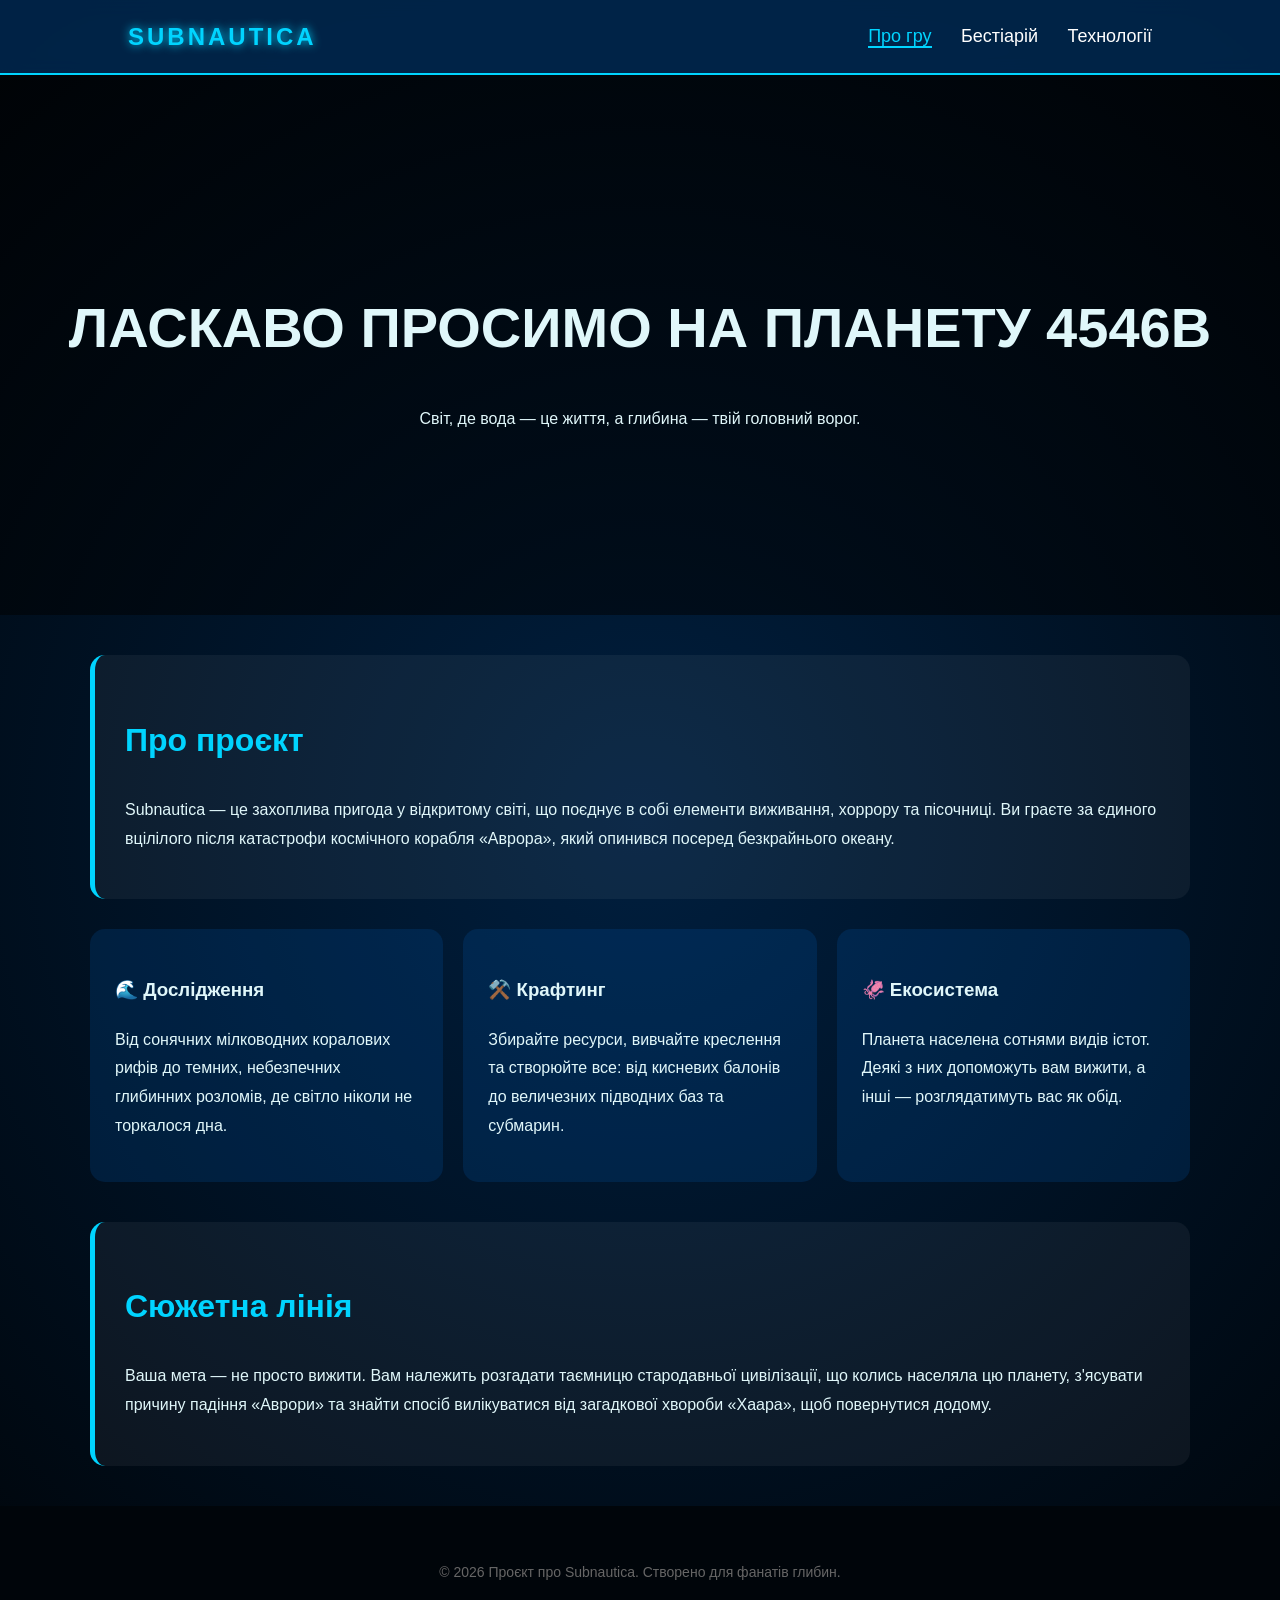
<file: index.html>
<!DOCTYPE html>
<html lang="uk">
<head>
    <meta charset="UTF-8">
    <meta name="viewport" content="width=device-width, initial-scale=1.0">
    <title>Subnautica - Дослідження Океану</title>
    <link rel="stylesheet" href="style.css">
</head>
<body>
    <nav>
        <div class="logo">SUBNAUTICA</div>
        <div class="nav-links">
            <a href="index.html" class="active">Про гру</a>
            <a href="mobs.html">Бестіарій</a>
            <a href="tools.html">Технології</a>
        </div>
    </nav>

    <header class="hero">
        <h1>Ласкаво просимо на Планету 4546B</h1>
        <p>Світ, де вода — це життя, а глибина — твій головний ворог.</p>
    </header>

    <main class="container">
        <section class="info-block">
            <h2>Про проєкт</h2>
            <p>Subnautica — це захоплива пригода у відкритому світі, що поєднує в собі елементи виживання, хоррору та пісочниці. Ви граєте за єдиного вцілілого після катастрофи космічного корабля «Аврора», який опинився посеред безкрайнього океану.</p>
        </section>

        <section class="features">
            <div class="feature-item">
                <h3>🌊 Дослідження</h3>
                <p>Від сонячних мілководних коралових рифів до темних, небезпечних глибинних розломів, де світло ніколи не торкалося дна.</p>
            </div>
            <div class="feature-item">
                <h3>⚒️ Крафтинг</h3>
                <p>Збирайте ресурси, вивчайте креслення та створюйте все: від кисневих балонів до величезних підводних баз та субмарин.</p>
            </div>
            <div class="feature-item">
                <h3>🦑 Екосистема</h3>
                <p>Планета населена сотнями видів істот. Деякі з них допоможуть вам вижити, а інші — розглядатимуть вас як обід.</p>
            </div>
        </section>

        <section class="story">
            <h2>Сюжетна лінія</h2>
            <p>Ваша мета — не просто вижити. Вам належить розгадати таємницю стародавньої цивілізації, що колись населяла цю планету, з'ясувати причину падіння «Аврори» та знайти спосіб вилікуватися від загадкової хвороби «Хаара», щоб повернутися додому.</p>
        </section>
    </main>

    <footer>
        <p>&copy; 2026 Проєкт про Subnautica. Створено для фанатів глибин.</p>
    </footer>
</body>
</html>
</file>
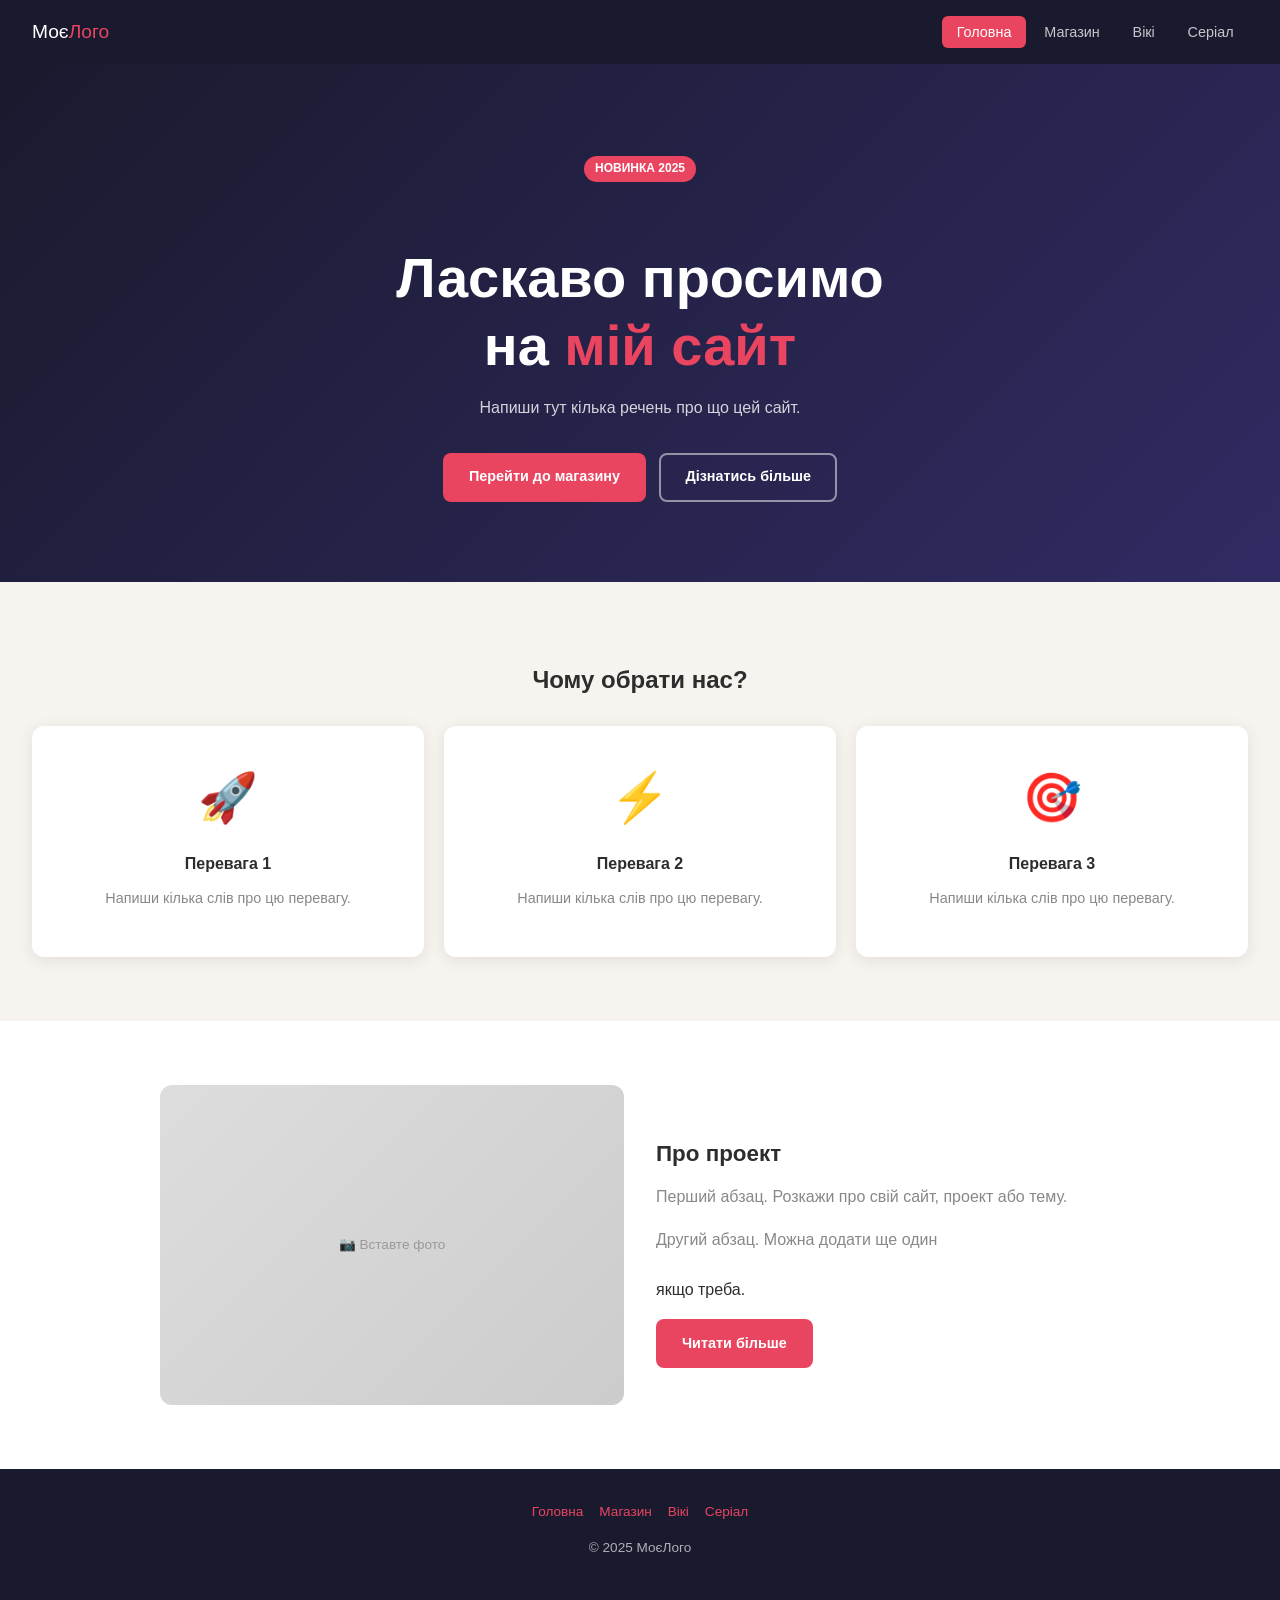
<file: hlkjhlkj/index.html>
<!DOCTYPE html>
<html lang="uk">
<head>
  <meta charset="UTF-8">
  <meta name="viewport" content="width=device-width, initial-scale=1.0">
  <title>Мій сайт</title>  <!-- ✏️ Змінити назву вкладки -->
  <link rel="stylesheet" href="style.css">
</head>
<body>


<!-- ╔══════════════════════════════════╗
     ║  БЛОК 1: НАВІГАЦІЯ              ║
     ║  Є на кожній сторінці!          ║
     ║  ✏️ Змінити: назву лого, пункти  ║
     ╚══════════════════════════════════╝ -->
<nav>
  <a href="index.html" class="logo">Моє<span>Лого</span></a>  <!-- ✏️ назва -->
  <ul>
    <li><a href="index.html"  class="active">Головна</a></li>
    <li><a href="shop.html">Магазин</a></li>
    <li><a href="wiki.html">Вікі</a></li>
    <li><a href="series.html">Серіал</a></li>
  </ul>
</nav>


<!-- ╔══════════════════════════════════╗
     ║  БЛОК 2: ГОЛОВНИЙ БАНЕР (hero)  ║
     ║  ✏️ Змінити: заголовок, опис,   ║
     ║     кнопки, колір фону           ║
     ╚══════════════════════════════════╝ -->
<section style="background: linear-gradient(135deg, #1a1a2e, #302b63); color:#fff; padding: 5rem 2rem; text-align: center;">

  <p class="badge badge-red" style="margin-bottom:1rem;">Новинка 2025</p>  <!-- ✏️ або видали цей рядок -->

  <h1 style="font-size: clamp(1.8rem, 5vw, 3.5rem); color:#fff; margin-bottom: 1rem;">
    Ласкаво просимо<br>на <span style="color: var(--акцент);">мій сайт</span>  <!-- ✏️ заголовок -->
  </h1>

  <p style="opacity:.8; max-width:500px; margin: 0 auto 2rem;">
    Напиши тут кілька речень про що цей сайт.  <!-- ✏️ опис -->
  </p>

  <a href="shop.html" class="btn btn-red">Перейти до магазину</a>  <!-- ✏️ кнопка 1 -->
  &nbsp;
  <a href="wiki.html" class="btn btn-border" style="color:#fff; border-color:rgba(255,255,255,.5);">Дізнатись більше</a>  <!-- ✏️ кнопка 2 -->

</section>


<!-- ╔══════════════════════════════════╗
     ║  БЛОК 3: 3 КАРТКИ (переваги)   ║
     ║  ✏️ Змінити: іконки, текст      ║
     ║  ➕ Дублювати: скопіювати <li>  ║
     ╚══════════════════════════════════╝ -->
<section style="padding: 4rem 2rem;">

  <h2 style="text-align:center; margin-bottom: 2rem; font-size:1.5rem;">Чому обрати нас?</h2>  <!-- ✏️ -->

  <ul class="grid-3" style="list-style:none; padding:0; margin:0;">

    <!-- ── Картка 1 (скопіюй цей <li> щоб додати нову) ── -->
    <li class="card" style="text-align:center; padding:2rem 1.5rem;">
      <p style="font-size:3rem; margin:0 0 .75rem;">🚀</p>  <!-- ✏️ іконка (емодзі) -->
      <h3 style="font-size:1rem; margin-bottom:.5rem;">Перевага 1</h3>  <!-- ✏️ -->
      <p style="color:var(--сірий); font-size:.9rem;">Напиши кілька слів про цю перевагу.</p>  <!-- ✏️ -->
    </li>

    <!-- ── Картка 2 ── -->
    <li class="card" style="text-align:center; padding:2rem 1.5rem;">
      <p style="font-size:3rem; margin:0 0 .75rem;">⚡</p>
      <h3 style="font-size:1rem; margin-bottom:.5rem;">Перевага 2</h3>
      <p style="color:var(--сірий); font-size:.9rem;">Напиши кілька слів про цю перевагу.</p>
    </li>

    <!-- ── Картка 3 ── -->
    <li class="card" style="text-align:center; padding:2rem 1.5rem;">
      <p style="font-size:3rem; margin:0 0 .75rem;">🎯</p>
      <h3 style="font-size:1rem; margin-bottom:.5rem;">Перевага 3</h3>
      <p style="color:var(--сірий); font-size:.9rem;">Напиши кілька слів про цю перевагу.</p>
    </li>

  </ul>
</section>


<!-- ╔══════════════════════════════════╗
     ║  БЛОК 4: ТЕКСТ + ФОТО           ║
     ║  ✏️ Змінити: текст, замінити    ║
     ║     .placeholder на <img>       ║
     ╚══════════════════════════════════╝ -->
<section style="padding: 4rem 2rem; background: #fff;">
  <div class="grid-2" style="max-width:960px; margin:0 auto; align-items:center;">

    <!-- Фото (замінити на <img src="фото.jpg" alt="опис">) -->
    <div class="placeholder" style="height:320px; border-radius:12px;">📷 Вставте фото</div>

    <!-- Текст -->
    <div>
      <h2 style="font-size:1.4rem; margin-bottom:1rem;">Про проект</h2>  <!-- ✏️ -->
      <p style="color:var(--сірий); margin-bottom:1rem;">Перший абзац. Розкажи про свій сайт, проект або тему.</p>  <!-- ✏️ -->
      <p style="color:var(--сірий); margin-bottom:1.5rem;">Другий абзац. Можна додати ще один <p> якщо треба.</p>  <!-- ✏️ -->
      <a href="wiki.html" class="btn btn-red">Читати більше</a>  <!-- ✏️ -->
    </div>

  </div>
</section>


<!-- ╔══════════════════════════════════╗
     ║  БЛОК 5: ПІДВАЛ                 ║
     ║  ✏️ Змінити: посилання, рік     ║
     ╚══════════════════════════════════╝ -->
<footer>
  <ul>
    <li><a href="index.html">Головна</a></li>
    <li><a href="shop.html">Магазин</a></li>
    <li><a href="wiki.html">Вікі</a></li>
    <li><a href="series.html">Серіал</a></li>
  </ul>
  <p>&copy; 2025 МоєЛого</p>  <!-- ✏️ рік та назва -->
</footer>


</body>
</html>
</file>
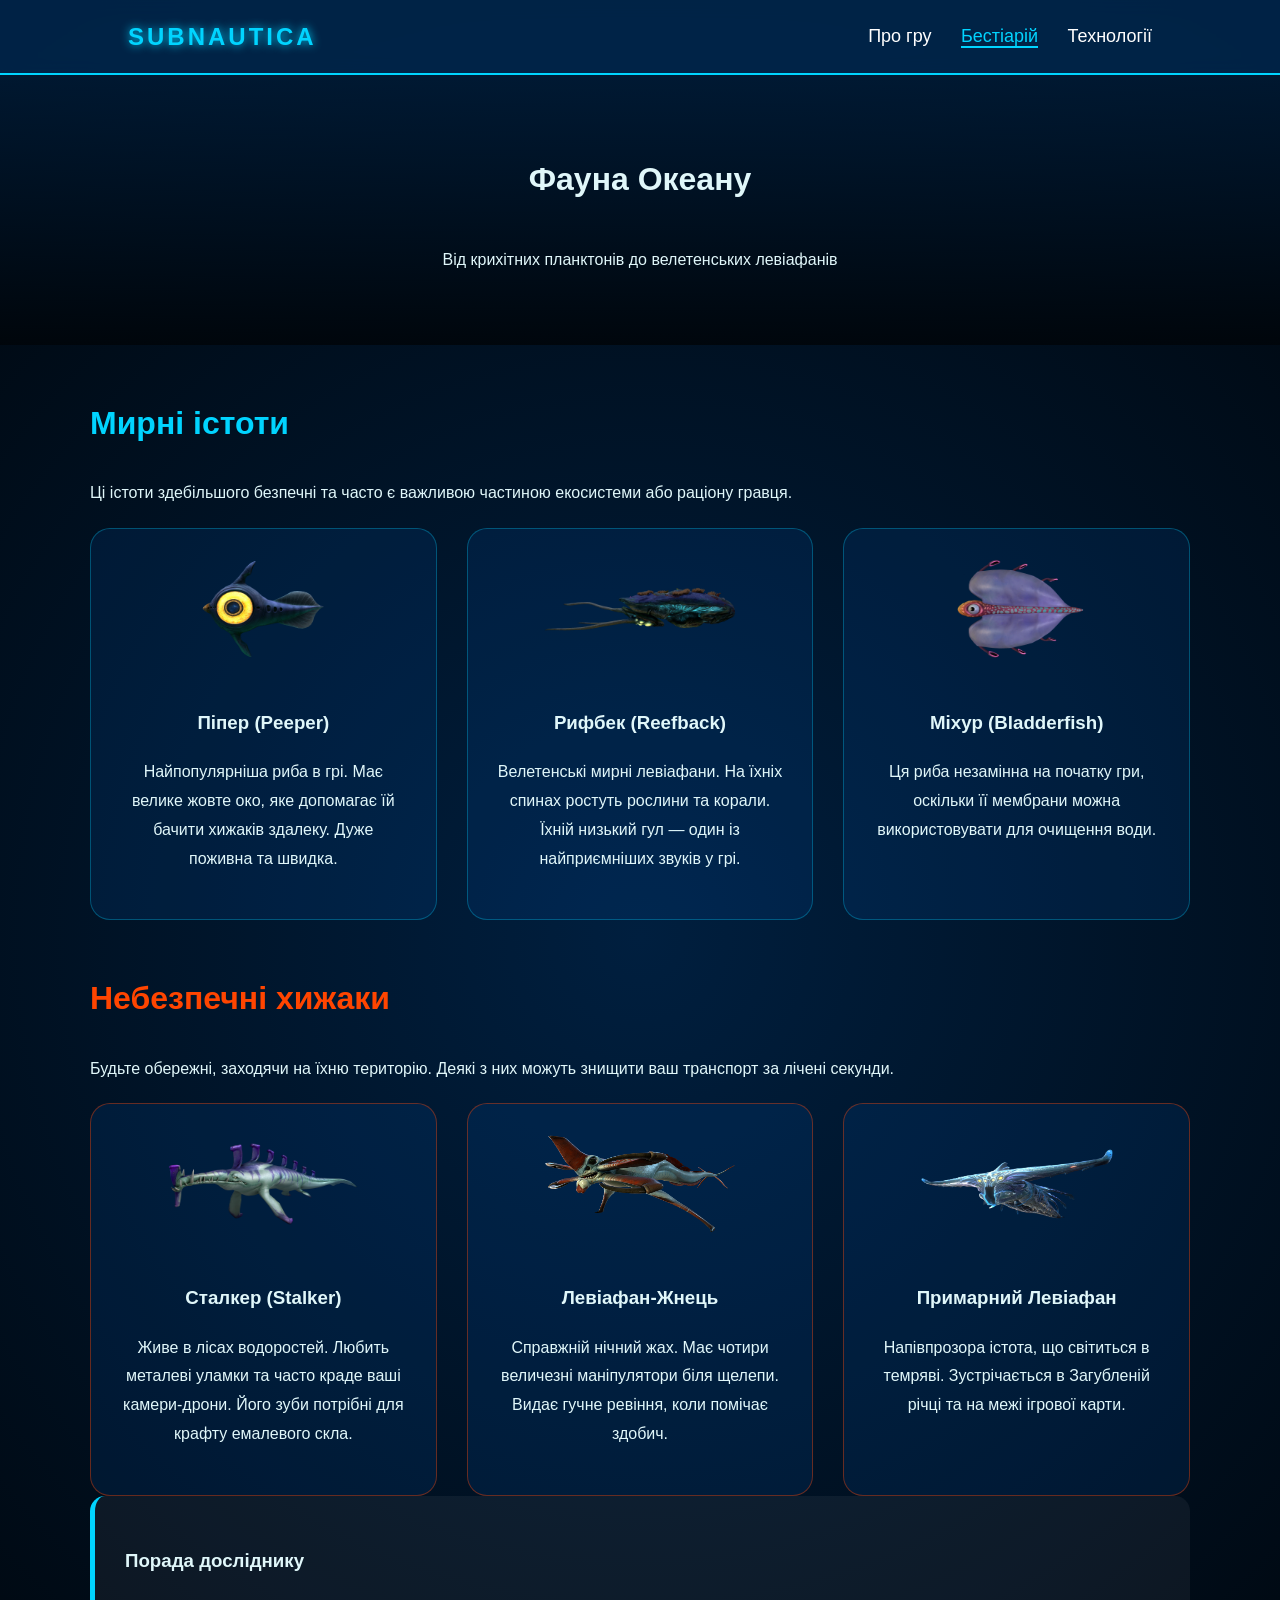
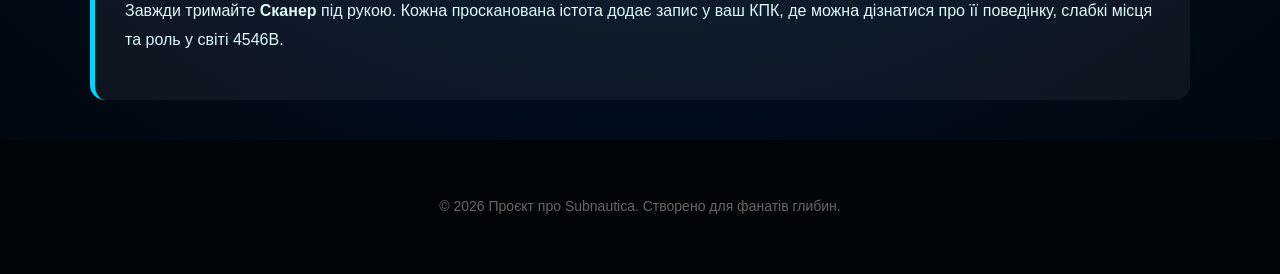
<file: mobs.html>
<!DOCTYPE html>
<html lang="uk">
<head>
    <meta charset="UTF-8">
    <meta name="viewport" content="width=device-width, initial-scale=1.0">
    <title>Бестіарій - Subnautica</title>
    <link rel="stylesheet" href="style.css">
</head>
<body>
    <nav>
        <div class="logo">SUBNAUTICA</div>
        <div class="nav-links">
            <a href="index.html">Про гру</a>
            <a href="mobs.html" class="active">Бестіарій</a>
            <a href="tools.html">Технології</a>
        </div>
    </nav>

    <header class="hero-small">
        <h1>Фауна Океану</h1>
        <p>Від крихітних планктонів до велетенських левіафанів</p>
    </header>

    <main class="container">
        <section class="category">
            <h2>Мирні істоти</h2>
            <p>Ці істоти здебільшого безпечні та часто є важливою частиною екосистеми або раціону гравця.</p>
            <div class="card-grid">
                <div class="card">
                    <div class="card-icon"><img src="pepe.png" width="200px" height="100px"></div>
                    <h3>Піпер (Peeper)</h3>
                    <p>Найпопулярніша риба в грі. Має велике жовте око, яке допомагає їй бачити хижаків здалеку. Дуже поживна та швидка.</p>
                </div>
                <div class="card">
                    <div class="card-icon"><img src="pepe2.png" width="200px" height="100px"></div>
                    <h3>Рифбек (Reefback)</h3>
                    <p>Велетенські мирні левіафани. На їхніх спинах ростуть рослини та корали. Їхній низький гул — один із найприємніших звуків у грі.</p>
                </div>
                <div class="card">
                    <div class="card-icon"><img src="pepe3.png" width="200px" height="100px"></div>
                    <h3>Міхур (Bladderfish)</h3>
                    <p>Ця риба незамінна на початку гри, оскільки її мембрани можна використовувати для очищення води.</p>
                </div>
            </div>
        </section>

        <section class="category danger">
            <h2>Небезпечні хижаки</h2>
            <p>Будьте обережні, заходячи на їхню територію. Деякі з них можуть знищити ваш транспорт за лічені секунди.</p>
            <div class="card-grid">
                <div class="card hostile">
                    <div class="card-icon"><img src="pepe44.png" width="200px" height="100px"></div>
                    <h3>Сталкер (Stalker)</h3>
                    
                    <p>Живе в лісах водоростей. Любить металеві уламки та часто краде ваші камери-дрони. Його зуби потрібні для крафту емалевого скла.</p>
                </div>
                <div class="card hostile">
                    <div class="card-icon"><img src="pepe5.png" width="200px" height="100px"></div>
               <h3>Левіафан-Жнець</h3>
                
            
               <p>Справжній нічний жах. Має чотири величезні маніпулятори біля щелепи. Видає гучне ревіння, коли помічає здобич.</p>
                </div>
                <div class="card hostile">
                    <div class="card-icon"><img src="pepe6.png" width="200px" height="100px"></div>
                
                    <h3>Примарний Левіафан</h3>
                    <p>Напівпрозора істота, що світиться в темряві. Зустрічається в Загубленій річці та на межі ігрової карти.</p>
                </div>
            </div>
        </section>

        <section class="info-block">
            <h3>Порада досліднику</h3>
            <p>Завжди тримайте <strong>Сканер</strong> під рукою. Кожна просканована істота додає запис у ваш КПК, де можна дізнатися про її поведінку, слабкі місця та роль у світі 4546B.</p>
        </section>
    </main>

    <footer>
        <p>&copy; 2026 Проєкт про Subnautica. Створено для фанатів глибин.</p>
    </footer>
</body>
</html>
</file>
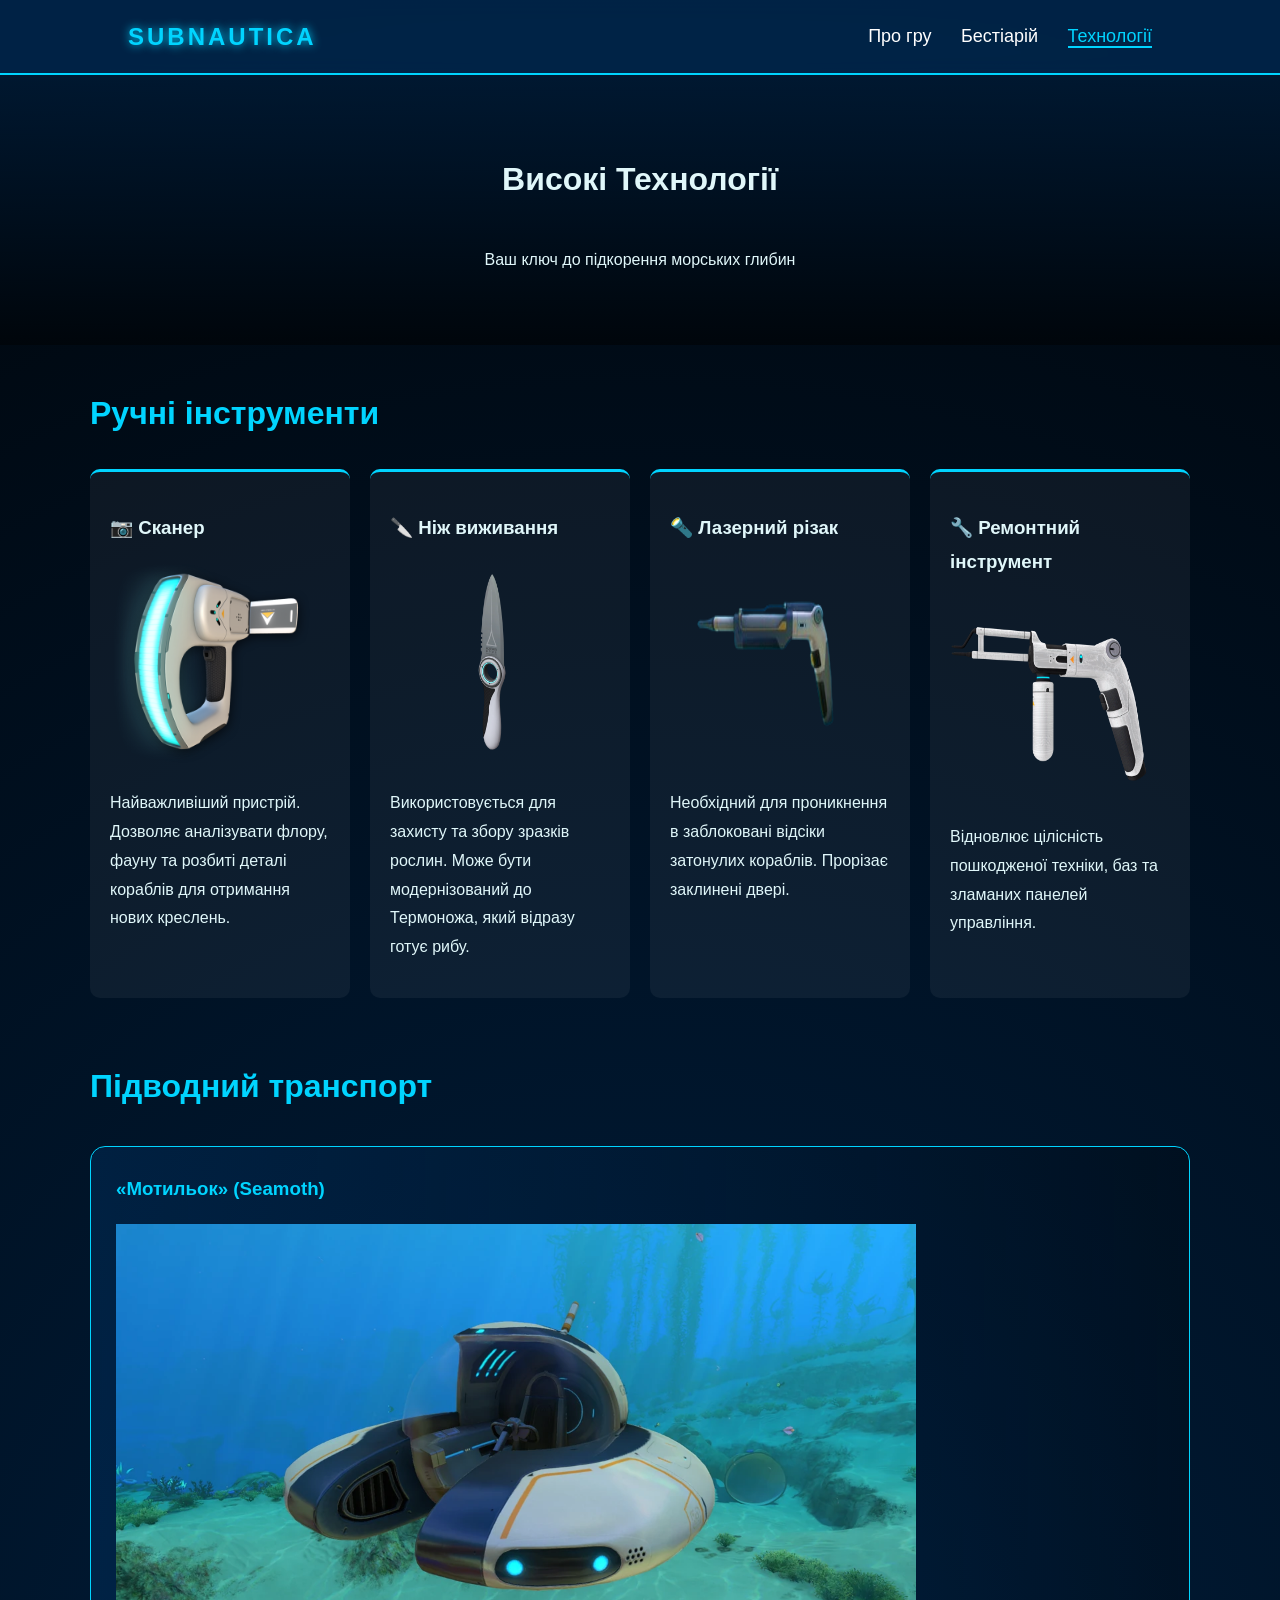
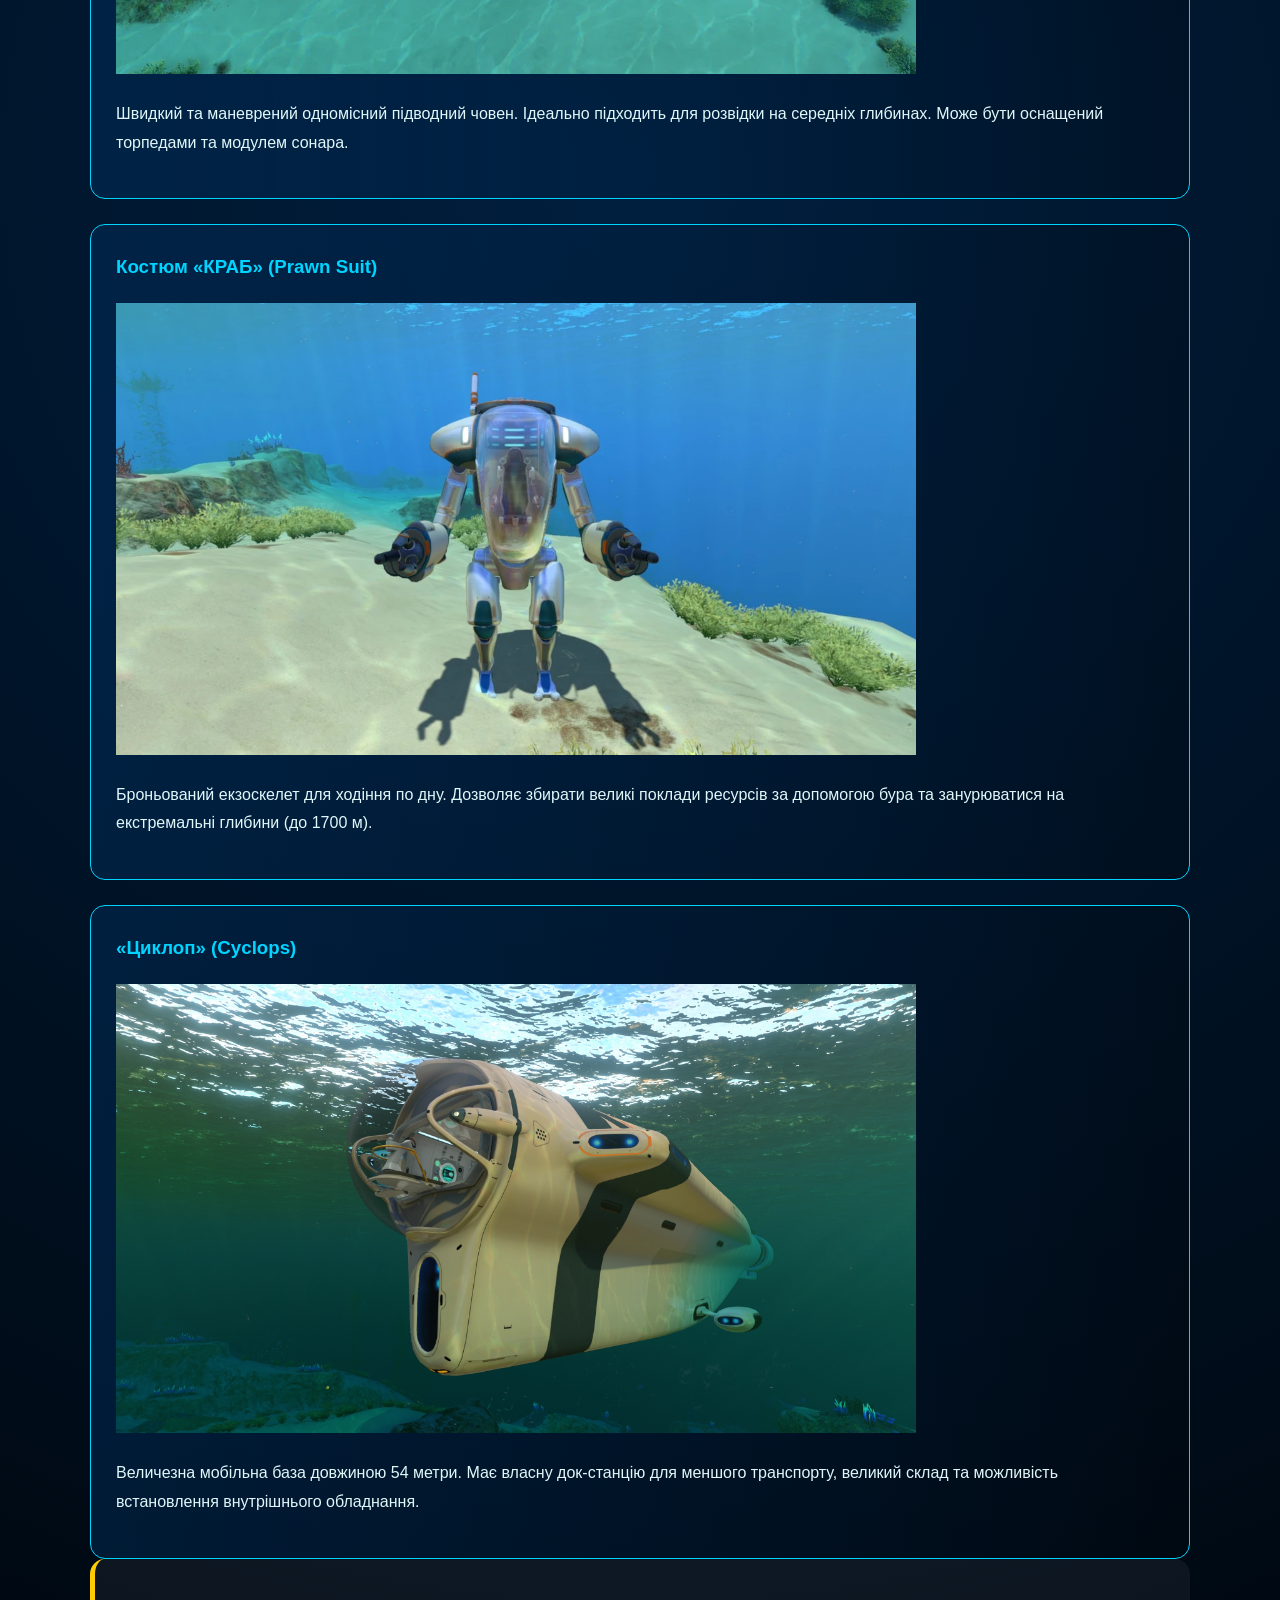
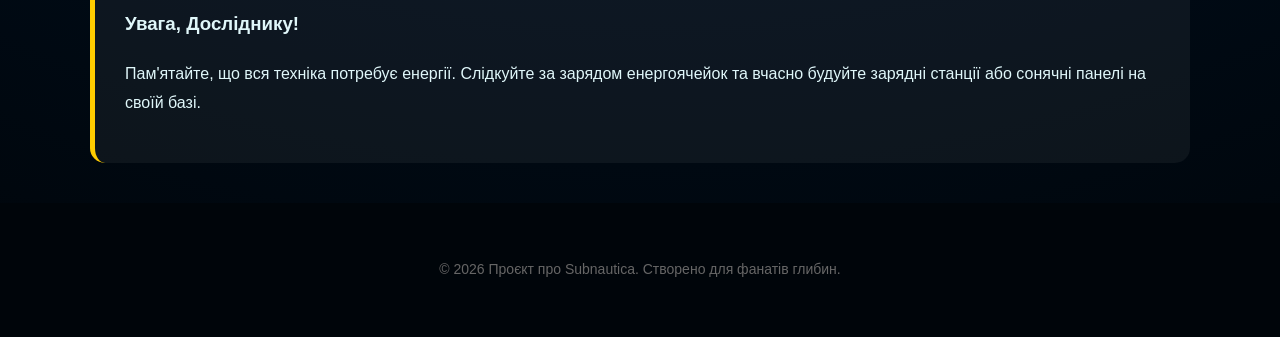
<file: tools.html>
<!DOCTYPE html>
<html lang="uk">
<head>
    <meta charset="UTF-8">
    <meta name="viewport" content="width=device-width, initial-scale=1.0">
    <title>Технології - Subnautica</title>
    <link rel="stylesheet" href="style.css">
</head>
<body>
    <nav>
        <div class="logo">SUBNAUTICA</div>
        <div class="nav-links">
            <a href="index.html">Про гру</a>
            <a href="mobs.html">Бестіарій</a>
            <a href="tools.html" class="active">Технології</a>
        </div>
    </nav>

    <header class="hero-tools">
        <h1>Високі Технології</h1>
        <p>Ваш ключ до підкорення морських глибин</p>
    </header>

    <main class="container">
        <!-- Секція інструментів -->
        <section class="tech-section">
            <h2>Ручні інструменти</h2>
            <div class="tech-grid">
                <div class="tech-item">
                    <h3>📷 Сканер</h3>
                   <img src="228228.png" width="200" height="200">
                    <p>Найважливіший пристрій. Дозволяє аналізувати флору, фауну та розбиті деталі кораблів для отримання нових креслень.</p>
                </div>
                <div class="tech-item">
                    <h3>🔪 Ніж виживання</h3>
                     <img src="339256.png" width="200" height="200">
                    <p>Використовується для захисту та збору зразків рослин. Може бути модернізований до Термоножа, який відразу готує рибу.</p>
                </div>
                <div class="tech-item">
                    <h3>🔦 Лазерний різак</h3>
                   <img src="2929-removebg-preview.png" width="200" height="200">
                    <p>Необхідний для проникнення в заблоковані відсіки затонулих кораблів. Прорізає заклинені двері.</p>
                </div>
                <div class="tech-item">
                    <h3>🔧 Ремонтний інструмент</h3>
                    <img src="365288.png" width="200" height="200">
                    <p>Відновлює цілісність пошкодженої техніки, баз та зламаних панелей управління.</p>
                </div>
            </div>
        </section>

        <!-- Секція транспорту -->
        <section class="vehicle-section">
            <h2>Підводний транспорт</h2>
            <div class="vehicle-list">
                <div class="vehicle-card">
                    <div class="vehicle-info">
                        <h3>«Мотильок» (Seamoth)</h3>
                        <img src="3F3F3F3F3F3F3F.png" width="800px">
                        <p>Швидкий та маневрений одномісний підводний човен. Ідеально підходить для розвідки на середніх глибинах. Може бути оснащений торпедами та модулем сонара.</p>
                    </div>
                </div>

                <div class="vehicle-card">
                    <div class="vehicle-info">
                        <h3>Костюм «КРАБ» (Prawn Suit)</h3>
                       <img src="6767.png" width="800px">
                        <p>Броньований екзоскелет для ходіння по дну. Дозволяє збирати великі поклади ресурсів за допомогою бура та занурюватися на екстремальні глибини (до 1700 м).</p>
                    </div>
                </div>

                <div class="vehicle-card">
                    <div class="vehicle-info">
                        <h3>«Циклоп» (Cyclops)</h3>
                        <img src="wer.png"width="800px">
                        <p>Величезна мобільна база довжиною 54 метри. Має власну док-станцію для меншого транспорту, великий склад та можливість встановлення внутрішнього обладнання.</p>
                    </div>
                </div>
            </div>
        </section>

        <section class="info-block" style="border-left-color: #ffcc00;">
            <h3>Увага, Досліднику!</h3>
            <p>Пам'ятайте, що вся техніка потребує енергії. Слідкуйте за зарядом енергоячейок та вчасно будуйте зарядні станції або сонячні панелі на своїй базі.</p>
        </section>
    </main>

    <footer>
        <p>&copy; 2026 Проєкт про Subnautica. Створено для фанатів глибин.</p>
    </footer>
</body>
</html>
</file>
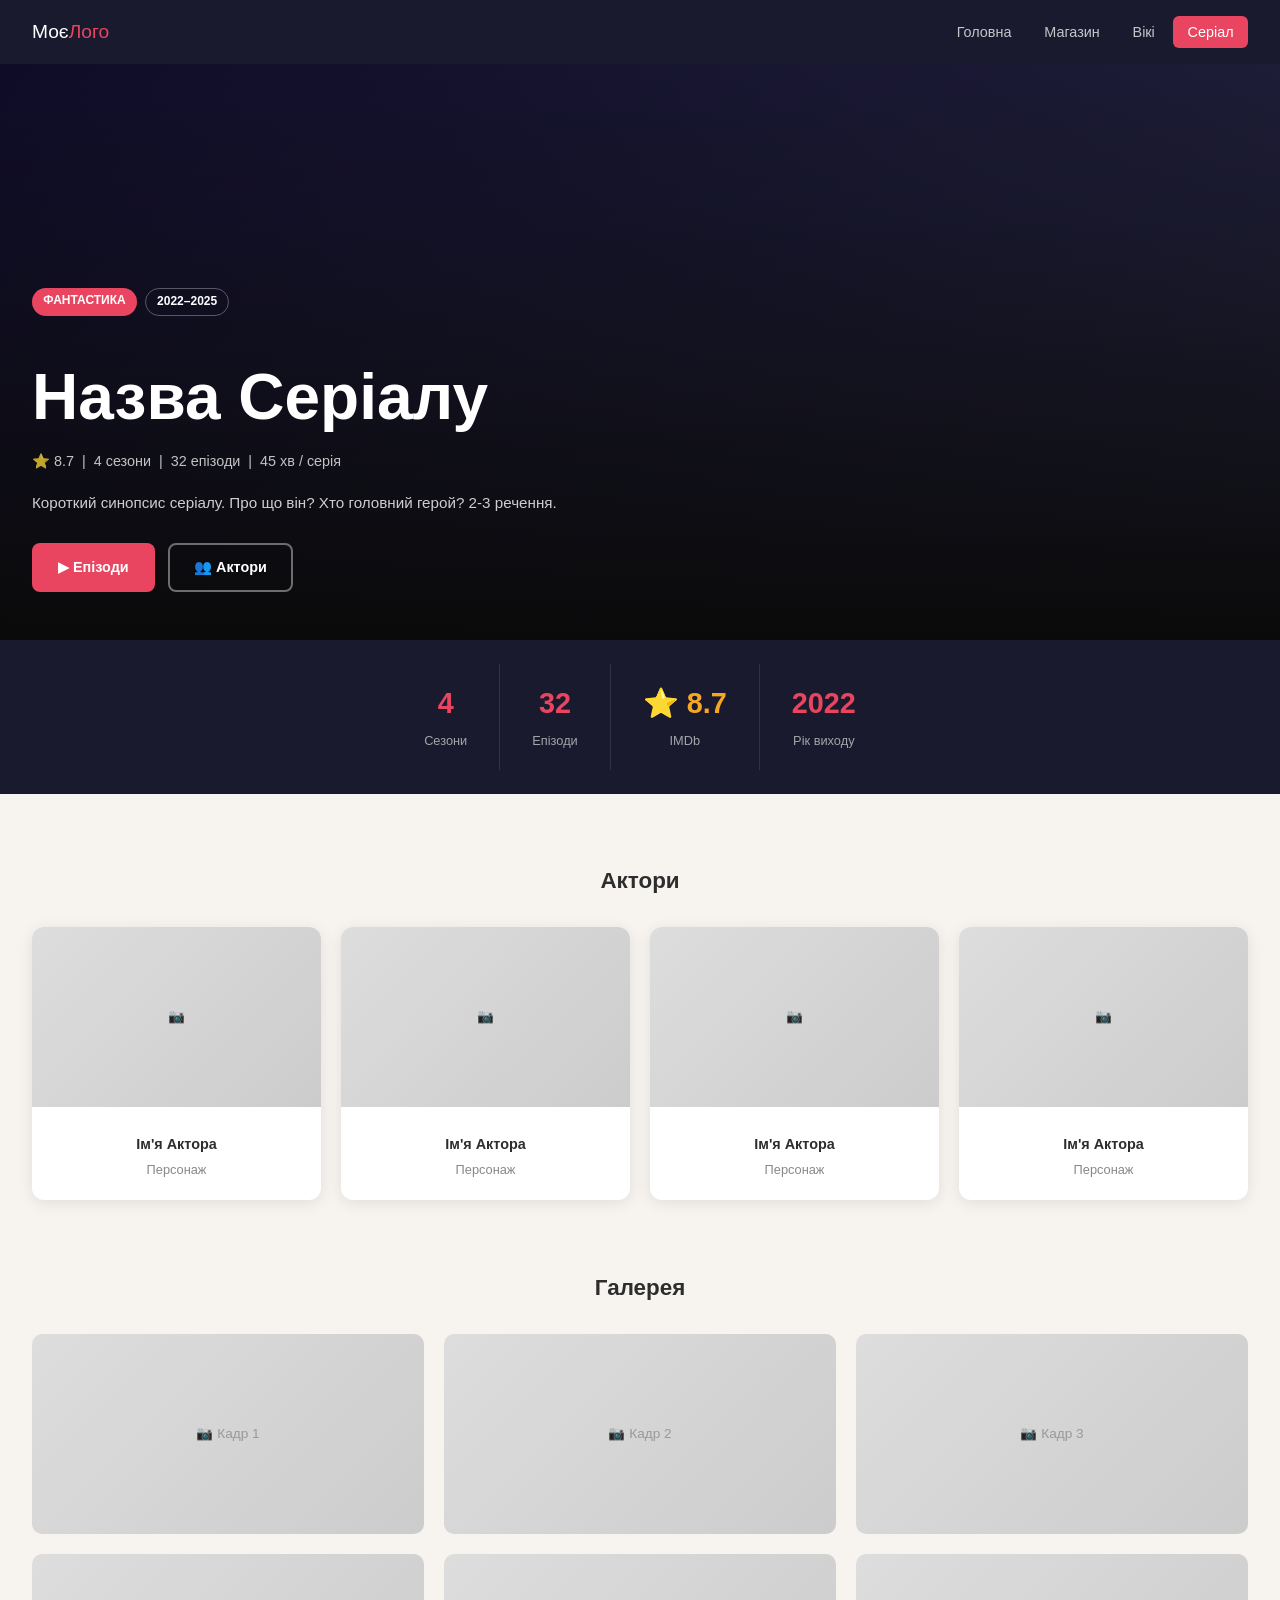
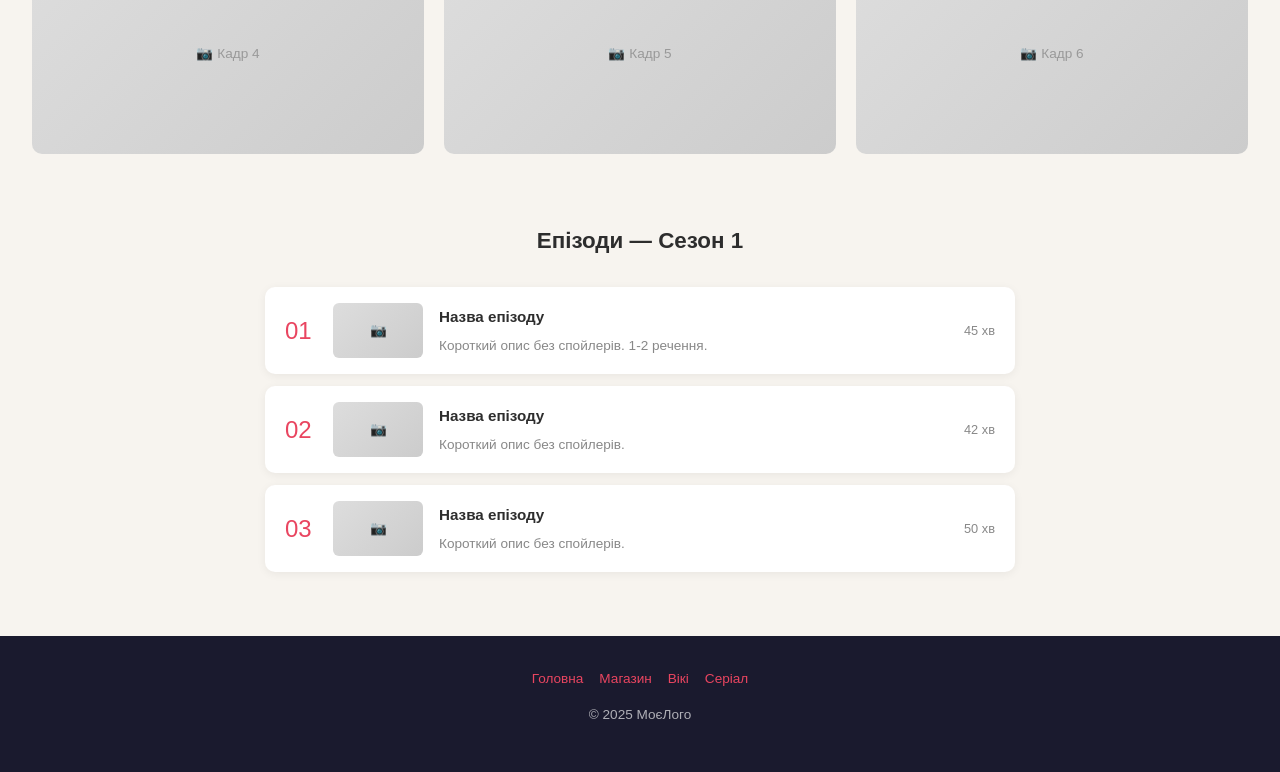
<file: hlkjhlkj/series.html>
<!DOCTYPE html>
<html lang="uk">
<head>
  <meta charset="UTF-8">
  <meta name="viewport" content="width=device-width, initial-scale=1.0">
  <title>Мій сайт — Серіал</title>  <!-- ✏️ -->
  <link rel="stylesheet" href="style.css">
  <style>
    /* Стилі тільки для сторінки серіалу */

    /* Hero з темним градієнтом поверх фону */
    .series-hero {
      min-height: 480px;
      display: flex;
      align-items: flex-end;
      padding: 3rem 2rem;
      /* ✏️ Заміни нижній рядок на: background-image: url('постер.jpg'); */
      background: linear-gradient(to top, #0a0a0a 0%, rgba(10,10,10,.4) 60%, transparent 100%),
                  linear-gradient(135deg, #0f0c29, #24243e);
      background-size: cover;
      background-position: center;
    }

    /* Картка актора */
    .actor-card { text-align:center; }
    .actor-card .actor-photo { height:180px; width:100%; object-fit:cover; }
    .actor-card p { margin:.5rem 0 0; font-size:.9rem; font-weight:600; }
    .actor-card span { font-size:.8rem; color:var(--сірий); }

    /* Рядок епізоду */
    .episode {
      background: #fff;
      border-radius:10px;
      padding:1rem 1.25rem;
      display:flex;
      gap:1rem;
      align-items:center;
      box-shadow:0 2px 10px rgba(0,0,0,.06);
    }
    .ep-num {
      font-family:'Unbounded',sans-serif;
      font-size:1.5rem;
      color:var(--акцент);
      min-width:2rem;
    }
  </style>
</head>
<body>


<!-- НАВІГАЦІЯ -->
<nav>
  <a href="index.html" class="logo">Моє<span>Лого</span></a>
  <ul>
    <li><a href="index.html">Головна</a></li>
    <li><a href="shop.html">Магазин</a></li>
    <li><a href="wiki.html">Вікі</a></li>
    <li><a href="series.html" class="active">Серіал</a></li>
  </ul>
</nav>


<!-- ╔══════════════════════════════════╗
     ║  БЛОК 1: ПОСТЕР СЕРІАЛУ        ║
     ║  ✏️ Змінити: назву, жанри,     ║
     ║     опис, .series-hero фон     ║
     ╚══════════════════════════════════╝ -->
<div class="series-hero">
  <div style="color:#fff; max-width:600px;">

    <!-- Жанри (дублюй <span> для нових) -->
    <div style="display:flex; gap:.5rem; margin-bottom:1rem; flex-wrap:wrap;">
      <span class="badge badge-red">Фантастика</span>  <!-- ✏️ -->
      <span class="badge badge-gray" style="color:#fff; border-color:rgba(255,255,255,.3);">2022–2025</span>  <!-- ✏️ -->
    </div>

    <h1 style="color:#fff; font-size:clamp(2rem,6vw,4rem); margin-bottom:.75rem;">
      Назва Серіалу  <!-- ✏️ -->
    </h1>

    <!-- Мета-інфо -->
    <p style="opacity:.75; font-size:.9rem; margin-bottom:1rem;">
      ⭐ 8.7 &nbsp;|&nbsp; 4 сезони &nbsp;|&nbsp; 32 епізоди &nbsp;|&nbsp; 45 хв / серія  <!-- ✏️ -->
    </p>

    <p style="opacity:.8; margin-bottom:1.75rem; font-size:.95rem;">
      Короткий синопсис серіалу. Про що він? Хто головний герой? 2-3 речення.  <!-- ✏️ -->
    </p>

    <a href="#епізоди" class="btn btn-red">▶ Епізоди</a>  <!-- ✏️ -->
    &nbsp;
    <a href="#акторі" class="btn btn-border" style="color:#fff; border-color:rgba(255,255,255,.4);">👥 Актори</a>

  </div>
</div>


<!-- ╔══════════════════════════════════╗
     ║  БЛОК 2: ЗАГАЛЬНА ІНФОРМАЦІЯ   ║
     ║  ✏️ Змінити числа та підписи   ║
     ║  ➕ Дублюй <div> для нових     ║
     ╚══════════════════════════════════╝ -->
<section style="background: var(--темний); padding: 1.5rem 2rem;">
  <div style="display:flex; justify-content:center; flex-wrap:wrap; gap:0; max-width:700px; margin:0 auto;">

    <!-- ── Плашка (скопіюй для нової) ── -->
    <div style="text-align:center; padding:1rem 2rem; border-right:1px solid rgba(255,255,255,.1); color:#fff;">
      <strong style="display:block; font-size:1.8rem; color:var(--акцент);">4</strong>
      <span style="font-size:.8rem; opacity:.6;">Сезони</span>  <!-- ✏️ -->
    </div>

    <div style="text-align:center; padding:1rem 2rem; border-right:1px solid rgba(255,255,255,.1); color:#fff;">
      <strong style="display:block; font-size:1.8rem; color:var(--акцент);">32</strong>
      <span style="font-size:.8rem; opacity:.6;">Епізоди</span>  <!-- ✏️ -->
    </div>

    <div style="text-align:center; padding:1rem 2rem; border-right:1px solid rgba(255,255,255,.1); color:#fff;">
      <strong style="display:block; font-size:1.8rem; color:#f5a623;">⭐ 8.7</strong>
      <span style="font-size:.8rem; opacity:.6;">IMDb</span>  <!-- ✏️ -->
    </div>

    <div style="text-align:center; padding:1rem 2rem; color:#fff;">
      <strong style="display:block; font-size:1.8rem; color:var(--акцент);">2022</strong>
      <span style="font-size:.8rem; opacity:.6;">Рік виходу</span>  <!-- ✏️ -->
    </div>

  </div>
</section>


<!-- ╔══════════════════════════════════╗
     ║  БЛОК 3: АКТОРИ / ПЕРСОНАЖІ    ║
     ║  ✏️ Замінити фото, імена, ролі  ║
     ║  ➕ Дублюй <li> для нових       ║
     ╚══════════════════════════════════╝ -->
<section id="актори" style="padding: 3.5rem 2rem;">

  <h2 style="text-align:center; font-size:1.4rem; margin-bottom:2rem;">Актори</h2>  <!-- ✏️ -->

  <ul class="grid-4" style="list-style:none; padding:0; margin:0;">

    <!-- ── Актор (скопіюй <li> для нового) ── -->
    <li class="card actor-card">
      <!-- Фото (заміни .placeholder на <img src="актор.jpg" alt="ім'я">) -->
      <div class="placeholder actor-photo">📷</div>
      <div class="card-body">
        <p>Ім'я Актора</p>  <!-- ✏️ -->
        <span>Персонаж</span>  <!-- ✏️ -->
      </div>
    </li>

    <li class="card actor-card">
      <div class="placeholder actor-photo">📷</div>
      <div class="card-body"><p>Ім'я Актора</p><span>Персонаж</span></div>
    </li>

    <li class="card actor-card">
      <div class="placeholder actor-photo">📷</div>
      <div class="card-body"><p>Ім'я Актора</p><span>Персонаж</span></div>
    </li>

    <li class="card actor-card">
      <div class="placeholder actor-photo">📷</div>
      <div class="card-body"><p>Ім'я Актора</p><span>Персонаж</span></div>
    </li>

  </ul>
</section>


<!-- ╔══════════════════════════════════╗
     ║  БЛОК 4: ГАЛЕРЕЯ ФОТО          ║
     ║  ✏️ Замінити .placeholder на   ║
     ║     <img src="кадр.jpg">       ║
     ║  ➕ Дублюй <li> для нових фото  ║
     ╚══════════════════════════════════╝ -->
<section style="padding: 0 2rem 3.5rem;">

  <h2 style="text-align:center; font-size:1.4rem; margin-bottom:2rem;">Галерея</h2>  <!-- ✏️ -->

  <ul class="grid-3" style="list-style:none; padding:0; margin:0;">
    <!-- ── Фото (скопіюй <li> для нового) ── -->
    <li style="border-radius:10px; overflow:hidden;">
      <div class="placeholder" style="height:200px;">📷 Кадр 1</div>
    </li>
    <li style="border-radius:10px; overflow:hidden;">
      <div class="placeholder" style="height:200px;">📷 Кадр 2</div>
    </li>
    <li style="border-radius:10px; overflow:hidden;">
      <div class="placeholder" style="height:200px;">📷 Кадр 3</div>
    </li>
    <li style="border-radius:10px; overflow:hidden;">
      <div class="placeholder" style="height:200px;">📷 Кадр 4</div>
    </li>
    <li style="border-radius:10px; overflow:hidden;">
      <div class="placeholder" style="height:200px;">📷 Кадр 5</div>
    </li>
    <li style="border-radius:10px; overflow:hidden;">
      <div class="placeholder" style="height:200px;">📷 Кадр 6</div>
    </li>
  </ul>

</section>


<!-- ╔══════════════════════════════════╗
     ║  БЛОК 5: СПИСОК ЕПІЗОДІВ       ║
     ║  ✏️ Змінити номери, назви      ║
     ║  ➕ Дублюй .episode для нових   ║
     ╚══════════════════════════════════╝ -->
<section id="епізоди" style="padding: 0 2rem 4rem; background: var(--фон);">

  <h2 style="text-align:center; font-size:1.4rem; margin-bottom:2rem;">Епізоди — Сезон 1</h2>  <!-- ✏️ -->

  <ul style="list-style:none; padding:0; margin:0 auto; max-width:750px; display:flex; flex-direction:column; gap:.75rem;">

    <!-- ── Епізод (скопіюй <li> для нового) ── -->
    <li class="episode">
      <span class="ep-num">01</span>  <!-- ✏️ номер -->
      <!-- Фото (необов'язково, видали якщо непотрібно) -->
      <div class="placeholder" style="width:90px; height:55px; border-radius:6px; flex-shrink:0; min-height:unset;">📷</div>
      <div>
        <strong style="font-size:.95rem;">Назва епізоду</strong>  <!-- ✏️ -->
        <p style="margin:.25rem 0 0; font-size:.85rem; color:var(--сірий);">Короткий опис без спойлерів. 1-2 речення.</p>  <!-- ✏️ -->
      </div>
      <span style="margin-left:auto; font-size:.8rem; color:var(--сірий); white-space:nowrap;">45 хв</span>  <!-- ✏️ -->
    </li>

    <li class="episode">
      <span class="ep-num">02</span>
      <div class="placeholder" style="width:90px; height:55px; border-radius:6px; flex-shrink:0; min-height:unset;">📷</div>
      <div>
        <strong style="font-size:.95rem;">Назва епізоду</strong>
        <p style="margin:.25rem 0 0; font-size:.85rem; color:var(--сірий);">Короткий опис без спойлерів.</p>
      </div>
      <span style="margin-left:auto; font-size:.8rem; color:var(--сірий); white-space:nowrap;">42 хв</span>
    </li>

    <li class="episode">
      <span class="ep-num">03</span>
      <div class="placeholder" style="width:90px; height:55px; border-radius:6px; flex-shrink:0; min-height:unset;">📷</div>
      <div>
        <strong style="font-size:.95rem;">Назва епізоду</strong>
        <p style="margin:.25rem 0 0; font-size:.85rem; color:var(--сірий);">Короткий опис без спойлерів.</p>
      </div>
      <span style="margin-left:auto; font-size:.8rem; color:var(--сірий); white-space:nowrap;">50 хв</span>
    </li>

  </ul>
</section>


<!-- ПІДВАЛ -->
<footer>
  <ul>
    <li><a href="index.html">Головна</a></li>
    <li><a href="shop.html">Магазин</a></li>
    <li><a href="wiki.html">Вікі</a></li>
    <li><a href="series.html">Серіал</a></li>
  </ul>
  <p>&copy; 2025 МоєЛого</p>
</footer>


</body>
</html>
</file>
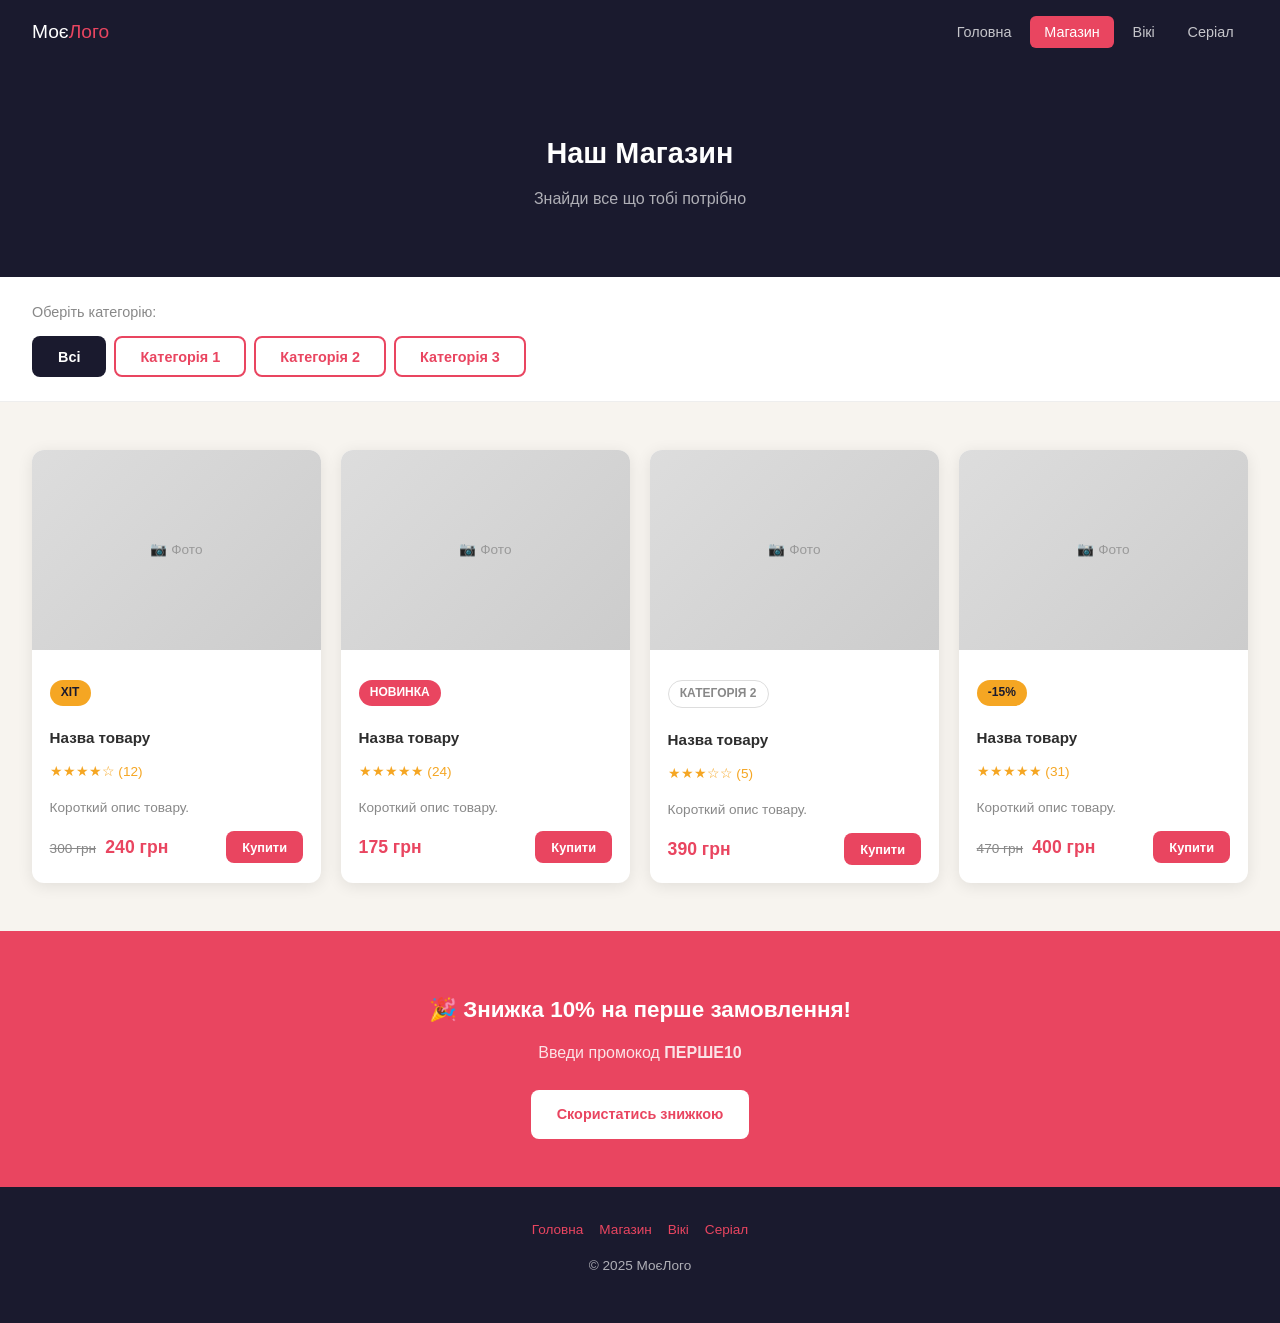
<file: hlkjhlkj/shop.html>
<!DOCTYPE html>
<html lang="uk">
<head>
  <meta charset="UTF-8">
  <meta name="viewport" content="width=device-width, initial-scale=1.0">
  <title>Мій сайт — Магазин</title>  <!-- ✏️ -->
  <link rel="stylesheet" href="style.css">
  <style>
    /* Стилі тільки для сторінки магазину */
    .price       { color: var(--акцент); font-weight:700; font-size:1.1rem; }
    .price-old   { text-decoration:line-through; color:var(--сірий); font-size:.85rem; margin-right:.3rem; }
    .stars       { color:#f5a623; font-size:.85rem; }
  </style>
</head>
<body>


<!-- НАВІГАЦІЯ (однакова на всіх сторінках) -->
<nav>
  <a href="index.html" class="logo">Моє<span>Лого</span></a>
  <ul>
    <li><a href="index.html">Головна</a></li>
    <li><a href="shop.html" class="active">Магазин</a></li>
    <li><a href="wiki.html">Вікі</a></li>
    <li><a href="series.html">Серіал</a></li>
  </ul>
</nav>


<!-- ╔══════════════════════════════════╗
     ║  БЛОК 1: ЗАГОЛОВОК СТОРІНКИ    ║
     ║  ✏️ Змінити: текст, колір фону  ║
     ╚══════════════════════════════════╝ -->
<section style="background: var(--темний); color:#fff; padding:3rem 2rem; text-align:center;">
  <h1 style="color:#fff; font-size:1.8rem; margin-bottom:.5rem;">Наш Магазин</h1>  <!-- ✏️ -->
  <p style="opacity:.65;">Знайди все що тобі потрібно</p>  <!-- ✏️ -->
</section>


<!-- ╔══════════════════════════════════╗
     ║  БЛОК 2: ФІЛЬТРИ (кнопки)      ║
     ║  ✏️ Змінити: назви категорій   ║
     ║  ➕ Дублювати: скопіюй <button> ║
     ╚══════════════════════════════════╝ -->
<section style="padding: 1.5rem 2rem; background:#fff; border-bottom:1px solid #eee;">
  <p style="color:var(--сірий); margin:0 0 .75rem; font-size:.9rem;">Оберіть категорію:</p>
  <div style="display:flex; gap:.5rem; flex-wrap:wrap;">

    <!-- ── Скопіюй <button> для нової категорії ── -->
    <button class="btn btn-dark"   onclick="filterActive(this)">Всі</button>         <!-- ✏️ -->
    <button class="btn btn-border" onclick="filterActive(this)">Категорія 1</button>  <!-- ✏️ -->
    <button class="btn btn-border" onclick="filterActive(this)">Категорія 2</button>  <!-- ✏️ -->
    <button class="btn btn-border" onclick="filterActive(this)">Категорія 3</button>  <!-- ✏️ -->

  </div>
</section>


<!-- ╔══════════════════════════════════╗
     ║  БЛОК 3: СІТКА ТОВАРІВ         ║
     ║  ✏️ Замінити: фото, назви, ціни ║
     ║  ➕ Дублювати: скопіюй <li>     ║
     ║  ➖ Видалити: видали <li>        ║
     ╚══════════════════════════════════╝ -->
<section style="padding: 3rem 2rem;">

  <ul class="grid-4" style="list-style:none; padding:0; margin:0;">

    <!-- ══ ТОВАР (скопіюй цей <li> для нового товару) ══ -->
    <li class="card">
      <!-- Фото товару (заміни .placeholder на <img src="фото.jpg" alt="назва">) -->
      <div class="placeholder" style="height:200px;">📷 Фото</div>
      <div class="card-body">
        <p class="badge badge-yellow" style="margin-bottom:.5rem;">Хіт</p>  <!-- ✏️ або видали -->
        <h3 style="font-size:.95rem; margin-bottom:.35rem;">Назва товару</h3>  <!-- ✏️ -->
        <p class="stars" style="margin-bottom:.5rem;">★★★★☆ (12)</p>  <!-- ✏️ -->
        <p style="color:var(--сірий); font-size:.85rem; margin-bottom:.75rem;">Короткий опис товару.</p>  <!-- ✏️ -->
        <div style="display:flex; justify-content:space-between; align-items:center;">
          <div>
            <span class="price-old">300 грн</span>  <!-- ✏️ або видали цей рядок якщо немає знижки -->
            <span class="price">240 грн</span>  <!-- ✏️ ціна -->
          </div>
          <button class="btn btn-red" style="font-size:.8rem; padding:.4rem .9rem;">Купити</button>
        </div>
      </div>
    </li>
    <!-- ══ кінець ТОВАРУ ══ -->

    <!-- ══ ТОВАР 2 ══ -->
    <li class="card">
      <div class="placeholder" style="height:200px;">📷 Фото</div>
      <div class="card-body">
        <p class="badge badge-red" style="margin-bottom:.5rem;">Новинка</p>
        <h3 style="font-size:.95rem; margin-bottom:.35rem;">Назва товару</h3>
        <p class="stars" style="margin-bottom:.5rem;">★★★★★ (24)</p>
        <p style="color:var(--сірий); font-size:.85rem; margin-bottom:.75rem;">Короткий опис товару.</p>
        <div style="display:flex; justify-content:space-between; align-items:center;">
          <span class="price">175 грн</span>
          <button class="btn btn-red" style="font-size:.8rem; padding:.4rem .9rem;">Купити</button>
        </div>
      </div>
    </li>

    <!-- ══ ТОВАР 3 ══ -->
    <li class="card">
      <div class="placeholder" style="height:200px;">📷 Фото</div>
      <div class="card-body">
        <p class="badge badge-gray" style="margin-bottom:.5rem;">Категорія 2</p>
        <h3 style="font-size:.95rem; margin-bottom:.35rem;">Назва товару</h3>
        <p class="stars" style="margin-bottom:.5rem;">★★★☆☆ (5)</p>
        <p style="color:var(--сірий); font-size:.85rem; margin-bottom:.75rem;">Короткий опис товару.</p>
        <div style="display:flex; justify-content:space-between; align-items:center;">
          <span class="price">390 грн</span>
          <button class="btn btn-red" style="font-size:.8rem; padding:.4rem .9rem;">Купити</button>
        </div>
      </div>
    </li>

    <!-- ══ ТОВАР 4 ══ -->
    <li class="card">
      <div class="placeholder" style="height:200px;">📷 Фото</div>
      <div class="card-body">
        <p class="badge badge-yellow" style="margin-bottom:.5rem;">-15%</p>
        <h3 style="font-size:.95rem; margin-bottom:.35rem;">Назва товару</h3>
        <p class="stars" style="margin-bottom:.5rem;">★★★★★ (31)</p>
        <p style="color:var(--сірий); font-size:.85rem; margin-bottom:.75rem;">Короткий опис товару.</p>
        <div style="display:flex; justify-content:space-between; align-items:center;">
          <div>
            <span class="price-old">470 грн</span>
            <span class="price">400 грн</span>
          </div>
          <button class="btn btn-red" style="font-size:.8rem; padding:.4rem .9rem;">Купити</button>
        </div>
      </div>
    </li>

  </ul>
</section>


<!-- ╔══════════════════════════════════╗
     ║  БЛОК 4: БАНЕР АКЦІЇ           ║
     ║  ✏️ Змінити текст або видалити  ║
     ╚══════════════════════════════════╝ -->
<section style="background: var(--акцент); color:#fff; text-align:center; padding:3rem 2rem;">
  <h2 style="color:#fff; font-size:1.4rem; margin-bottom:.5rem;">🎉 Знижка 10% на перше замовлення!</h2>  <!-- ✏️ -->
  <p style="opacity:.85; margin-bottom:1.5rem;">Введи промокод <strong>ПЕРШЕ10</strong></p>  <!-- ✏️ -->
  <a href="#" class="btn" style="background:#fff; color:var(--акцент); font-weight:700;">Скористатись знижкою</a>
</section>


<!-- ПІДВАЛ -->
<footer>
  <ul>
    <li><a href="index.html">Головна</a></li>
    <li><a href="shop.html">Магазин</a></li>
    <li><a href="wiki.html">Вікі</a></li>
    <li><a href="series.html">Серіал</a></li>
  </ul>
  <p>&copy; 2025 МоєЛого</p>
</footer>


<script>
  /* Активна кнопка фільтру */
  function filterActive(btn) {
    document.querySelectorAll('button.btn').forEach(b => {
      b.className = 'btn btn-border';
    });
    btn.className = 'btn btn-dark';
  }
</script>

</body>
</html>
</file>
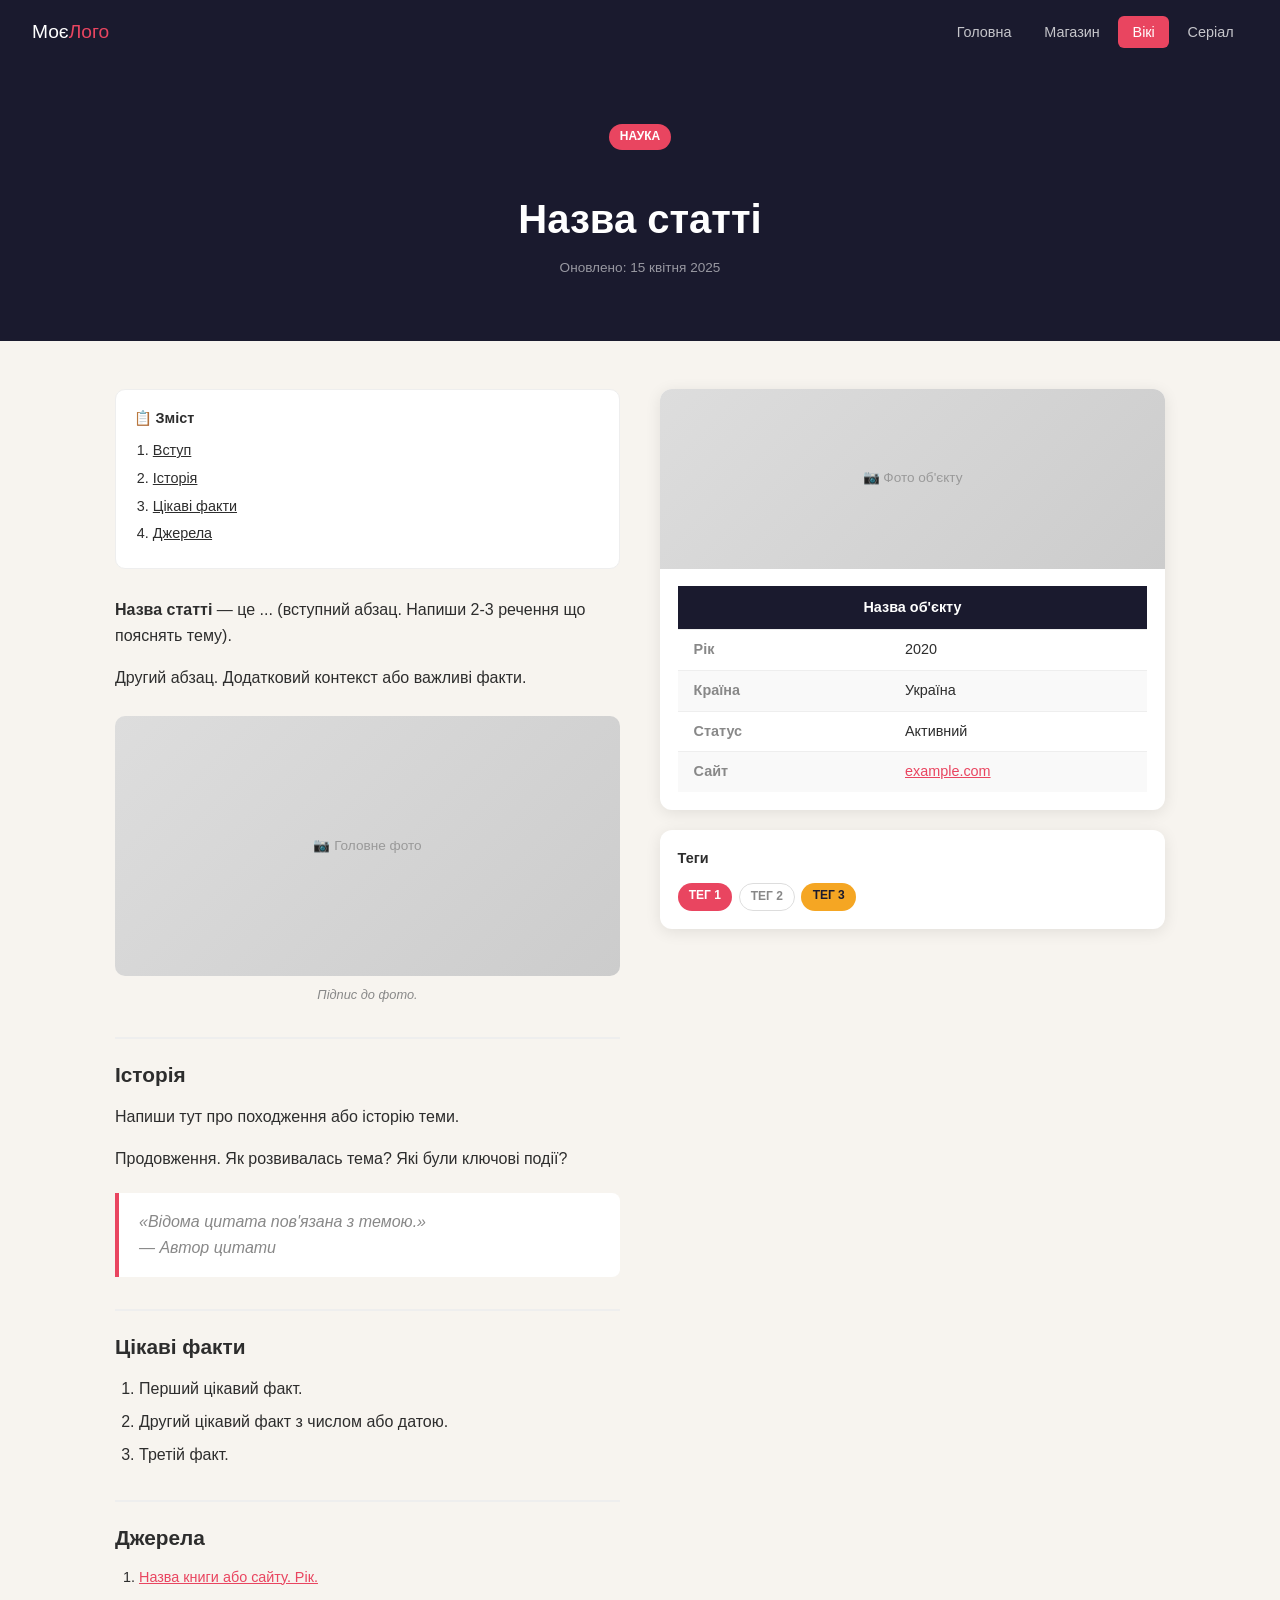
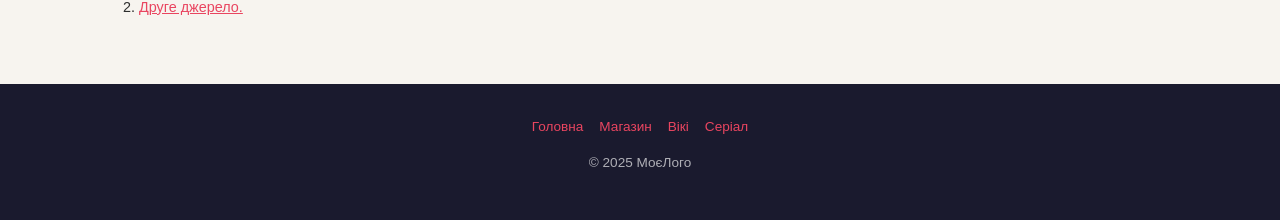
<file: hlkjhlkj/wiki.html>
<!DOCTYPE html>
<html lang="uk">
<head>
  <meta charset="UTF-8">
  <meta name="viewport" content="width=device-width, initial-scale=1.0">
  <title>Мій сайт — Вікі</title>  <!-- ✏️ -->
  <link rel="stylesheet" href="style.css">
  <style>
    /* Стилі тільки для вікі-сторінки */

    /* Таблиця інформації (як у Вікіпедії) */
    .info-table { width:100%; border-collapse:collapse; font-size:.9rem; }
    .info-table th {
      background: var(--темний); color:#fff;
      padding:.6rem 1rem; text-align:center;
    }
    .info-table td { padding:.5rem 1rem; border-top:1px solid #eee; }
    .info-table tr td:first-child { font-weight:600; color:var(--сірий); width:45%; }
    .info-table tr:nth-child(even) td { background:#f9f9f9; }

    /* Текст статті */
    article h2 { font-size:1.3rem; border-top:2px solid #eee; padding-top:1.5rem; margin:2rem 0 .75rem; }
    article h3 { font-size:1.1rem; margin:1.5rem 0 .5rem; }
    article p  { margin-bottom:1rem; color:var(--текст); }
    article ul, article ol { padding-left:1.5rem; margin-bottom:1rem; }
    article li { margin-bottom:.4rem; }
    article blockquote {
      border-left:4px solid var(--акцент);
      background:#fff;
      padding:1rem 1.25rem;
      margin:1.25rem 0;
      border-radius:0 8px 8px 0;
      font-style:italic;
      color:var(--сірий);
    }

    /* Зміст */
    .toc { background:#fff; border:1.5px solid #eee; border-radius:10px; padding:1.1rem; margin-bottom:1.75rem; font-size:.9rem; }
    .toc strong { display:block; margin-bottom:.5rem; }
    .toc ol { padding-left:1.2rem; margin:0; }
    .toc li { margin-bottom:.25rem; }
    .toc a { color:var(--текст); }
    .toc a:hover { color:var(--акцент); }
  </style>
</head>
<body>


<!-- НАВІГАЦІЯ -->
<nav>
  <a href="index.html" class="logo">Моє<span>Лого</span></a>
  <ul>
    <li><a href="index.html">Головна</a></li>
    <li><a href="shop.html">Магазин</a></li>
    <li><a href="wiki.html" class="active">Вікі</a></li>
    <li><a href="series.html">Серіал</a></li>
  </ul>
</nav>


<!-- ╔══════════════════════════════════╗
     ║  БЛОК 1: ЗАГОЛОВОК СТАТТІ      ║
     ║  ✏️ Змінити: назву, теги, дату  ║
     ╚══════════════════════════════════╝ -->
<section style="background: var(--темний); color:#fff; padding:3rem 2rem; text-align:center;">
  <p class="badge badge-red" style="margin-bottom:.75rem;">Наука</p>  <!-- ✏️ категорія -->
  <h1 style="color:#fff; font-size:clamp(1.5rem,4vw,2.5rem); margin-bottom:.5rem;">Назва статті</h1>  <!-- ✏️ -->
  <p style="opacity:.55; font-size:.85rem;">Оновлено: 15 квітня 2025</p>  <!-- ✏️ -->
</section>


<!-- ╔══════════════════════════════════╗
     ║  БЛОК 2: СТАТТЯ + БОКОВА ПАНЕЛЬ ║
     ║  ✏️ Замінити весь текст         ║
     ╚══════════════════════════════════╝ -->
<section style="padding: 3rem 2rem;">
  <div class="grid-2" style="max-width:1050px; margin:0 auto; align-items:start; gap:2.5rem;">


    <!-- ══ ЛІВА ЧАСТИНА: стаття ══ -->
    <article>

      <!-- Зміст (видали якщо непотрібно) -->
      <div class="toc">
        <strong>📋 Зміст</strong>
        <ol>
          <!-- ✏️ Змінити пункти (href="#id" = id заголовку нижче) -->
          <li><a href="#вступ">Вступ</a></li>
          <li><a href="#історія">Історія</a></li>
          <li><a href="#факти">Цікаві факти</a></li>
          <li><a href="#джерела">Джерела</a></li>
        </ol>
      </div>

      <!-- ── Розділ 1: Вступ ── -->
      <section id="вступ">
        <!-- ✏️ Перший параграф (найважливіший — пояснює про що стаття) -->
        <p><strong>Назва статті</strong> — це ... (вступний абзац. Напиши 2-3 речення що пояснять тему).</p>
        <p>Другий абзац. Додатковий контекст або важливі факти.</p>

        <!-- Фото (замінити .placeholder на <img src="..." alt="...">) -->
        <figure style="margin:1.5rem 0; text-align:center;">
          <div class="placeholder" style="height:260px; border-radius:10px; margin-bottom:.5rem;">📷 Головне фото</div>
          <figcaption style="font-size:.8rem; color:var(--сірий); font-style:italic;">Підпис до фото.</figcaption>  <!-- ✏️ -->
        </figure>
      </section>

      <!-- ── Розділ 2: Історія ── -->
      <section id="історія">
        <h2>Історія</h2>  <!-- ✏️ назва розділу -->
        <p>Напиши тут про походження або історію теми.</p>  <!-- ✏️ -->
        <p>Продовження. Як розвивалась тема? Які були ключові події?</p>  <!-- ✏️ -->

        <!-- Цитата (видали якщо непотрібно) -->
        <blockquote>
          «Відома цитата пов'язана з темою.»  <!-- ✏️ -->
          <br><em>— Автор цитати</em>  <!-- ✏️ -->
        </blockquote>
      </section>

      <!-- ── Розділ 3: Факти ── -->
      <section id="факти">
        <h2>Цікаві факти</h2>
        <ol>
          <!-- ✏️ Дублюй <li> для нових фактів -->
          <li>Перший цікавий факт.</li>
          <li>Другий цікавий факт з числом або датою.</li>
          <li>Третій факт.</li>
        </ol>
      </section>

      <!-- ── Розділ 4: Джерела ── -->
      <section id="джерела">
        <h2>Джерела</h2>
        <ol style="font-size:.9rem;">
          <!-- ✏️ Дублюй <li> для нових джерел -->
          <li><a href="#" target="_blank">Назва книги або сайту. Рік.</a></li>
          <li><a href="#" target="_blank">Друге джерело.</a></li>
        </ol>
      </section>

    </article>
    <!-- ══ кінець статті ══ -->


    <!-- ══ ПРАВА ЧАСТИНА: бокова панель ══ -->
    <aside>

      <!-- ─ Інформаційна таблиця ─ -->
      <div class="card" style="margin-bottom:1.25rem;">
        <div class="placeholder" style="height:180px;">📷 Фото об'єкту</div>  <!-- ✏️ -->
        <div class="card-body">
          <table class="info-table">
            <thead><tr><th colspan="2">Назва об'єкту</th></tr></thead>  <!-- ✏️ -->
            <tbody>
              <!-- ✏️ Дублюй <tr> для нових рядків -->
              <tr><td>Рік</td><td>2020</td></tr>
              <tr><td>Країна</td><td>Україна</td></tr>
              <tr><td>Статус</td><td>Активний</td></tr>
              <tr><td>Сайт</td><td><a href="#">example.com</a></td></tr>
            </tbody>
          </table>
        </div>
      </div>

      <!-- ─ Теги ─ (видали якщо непотрібно) -->
      <div class="card">
        <div class="card-body">
          <strong style="font-size:.9rem; display:block; margin-bottom:.75rem;">Теги</strong>
          <div style="display:flex; flex-wrap:wrap; gap:.4rem;">
            <!-- ✏️ Дублюй <a> для нових тегів -->
            <a href="#" class="badge badge-red" style="text-decoration:none;">тег 1</a>
            <a href="#" class="badge badge-gray" style="text-decoration:none;">тег 2</a>
            <a href="#" class="badge badge-yellow" style="text-decoration:none;">тег 3</a>
          </div>
        </div>
      </div>

    </aside>
    <!-- ══ кінець бокової панелі ══ -->

  </div>
</section>


<!-- ПІДВАЛ -->
<footer>
  <ul>
    <li><a href="index.html">Головна</a></li>
    <li><a href="shop.html">Магазин</a></li>
    <li><a href="wiki.html">Вікі</a></li>
    <li><a href="series.html">Серіал</a></li>
  </ul>
  <p>&copy; 2025 МоєЛого</p>
</footer>

</body>
</html>
</file>
<file: style.css>
/* Загальні налаштування */
body {
    background: radial-gradient(circle at center, #001f3f 0%, #00050a 100%);
    color: #e0f7fa;
    font-family: 'Segoe UI', Tahoma, Geneva, Verdana, sans-serif;
    margin: 0;
    line-height: 1.8;
}

/* Навігація */
nav {
    display: flex;
    justify-content: space-between;
    align-items: center;
    background: rgba(0, 40, 80, 0.85);
    padding: 15px 10%;
    backdrop-filter: blur(10px);
    position: sticky;
    top: 0;
    z-index: 1000;
    border-bottom: 2px solid #00d4ff;
}

.logo {
    font-size: 24px;
    font-weight: bold;
    letter-spacing: 3px;
    color: #00d4ff;
    text-shadow: 0 0 10px #00d4ff;
}

.nav-links a {
    color: white;
    text-decoration: none;
    margin-left: 25px;
    transition: 0.3s;
    font-size: 18px;
}

.nav-links a:hover, .nav-links a.active {
    color: #00d4ff;
    border-bottom: 2px solid #00d4ff;
}

/* Герой-секція */
.hero {
    height: 60vh;
    display: flex;
    flex-direction: column;
    justify-content: center;
    align-items: center;
    text-align: center;
    background: linear-gradient(rgba(0,0,0,0.5), rgba(0,0,0,0.5)), url('https://assets.nintendo.com/image/upload/c_fill,w_1200/q_auto:best/f_auto/dpr_2.0/store/software/switch2/70010000117828/21b53d7db20b98293ddb992264df1e60e61a67a99a4f08345114c986ecfef85a');
    background-size: cover;
    background-position: center;
}

.hero h1 {
    font-size: 3.5rem;
    margin-bottom: 10px;
    text-transform: uppercase;
}

/* Контейнери та блоки */
.container {
    max-width: 1100px;
    margin: 40px auto;
    padding: 0 20px;
}

.info-block, .story {
    background: rgba(255, 255, 255, 0.05);
    padding: 30px;
    border-radius: 15px;
    margin-bottom: 30px;
    border-left: 5px solid #00d4ff;
}

.features {
    display: grid;
    grid-template-columns: repeat(auto-fit, minmax(300px, 1fr));
    gap: 20px;
    margin-bottom: 40px;
}

.feature-item {
    background: rgba(0, 89, 179, 0.2);
    padding: 25px;
    border-radius: 15px;
    transition: transform 0.3s ease;
}

.feature-item:hover {
    transform: translateY(-10px);
    background: rgba(0, 89, 179, 0.4);
}

footer {
    text-align: center;
    padding: 40px;
    background: #00050a;
    font-size: 14px;
    color: #666;
}

h2 {
    color: #00d4ff;
    font-size: 2rem;

}   

/* Додаткові стилі для сторінки мобів */
.hero-small {
    height: 30vh;
    display: flex;
    flex-direction: column;
    justify-content: center;
    align-items: center;
    background: linear-gradient(rgba(0,31,63,0.7), rgba(0,5,10,0.9)), url('https://images.unsplash.com/photo-1582967788606-a171c1080cb0?q=80&w=1200&auto=format&fit=crop');
    background-size: cover;
    text-align: center;
}

.category {
    margin-top: 50px;
}

.card-grid {
    display: grid;
    grid-template-columns: repeat(auto-fit, minmax(280px, 1fr));
    gap: 30px;
    margin-top: 20px;
}

.card {
    background: rgba(0, 89, 179, 0.15);
    padding: 30px;
    border-radius: 20px;
    border: 1px solid rgba(0, 212, 255, 0.3);
    transition: all 0.4s cubic-bezier(0.175, 0.885, 0.32, 1.275);
    text-align: center;
}

.card:hover {
    transform: scale(1.05);
    background: rgba(0, 89, 179, 0.3);
    box-shadow: 0 10px 20px rgba(0, 212, 255, 0.2);
}

.card-icon {
    font-size: 50px;
    margin-bottom: 15px;
    display: block;
}

.hostile {
    border-color: rgba(255, 69, 0, 0.4);
}

.danger h2 {
    color: #ff4500;
}

.card.hostile:hover {
    box-shadow: 0 10px 20px rgba(255, 69, 0, 0.3);
}


.hero-tools {
    height: 30vh;
    display: flex;
    flex-direction: column;
    justify-content: center;
    align-items: center;
    background: linear-gradient(rgba(0,31,63,0.7), rgba(0,5,10,0.9)), url('https://images.unsplash.com/photo-1505134273025-bb100ff682f9?q=80&w=1200&auto=format&fit=crop');
    background-size: cover;
    text-align: center;
}

.tech-grid {
    display: grid;
    grid-template-columns: repeat(auto-fit, minmax(220px, 1fr));
    gap: 20px;
    margin-top: 20px;
}

.tech-item {
    background: rgba(255, 255, 255, 0.05);
    padding: 20px;
    border-radius: 10px;
    border-top: 3px solid #00d4ff;
    transition: 0.3s;
}

.tech-item:hover {
    background: rgba(255, 255, 255, 0.1);
}

.vehicle-list {
    display: flex;
    flex-direction: column;
    gap: 25px;
    margin-top: 30px;
}

.vehicle-card {
    background: linear-gradient(90deg, rgba(0, 51, 102, 0.4) 0%, rgba(0, 0, 0, 0.2) 100%);
    padding: 25px;
    border-radius: 15px;
    border: 1px solid #00d4ff;
    display: flex;
    align-items: center;
    transition: transform 0.3s ease;
}

.vehicle-card:hover {
    transform: translateX(10px);
    background: linear-gradient(90deg, rgba(0, 89, 179, 0.5) 0%, rgba(0, 0, 0, 0.3) 100%);
}

.vehicle-info h3 {
    margin-top: 0;
    color: #00d4ff;
}

.vehicle-section h2 {
    margin-top: 60px;
}
</file>
<file: hlkjhlkj/style.css>
/* ================================================
   style.css — головний файл стилів
   Щоб змінити кольори — змінюй значення нижче!
   ================================================ */

/* ── 🎨 КОЛЬОРИ (змінюй тут!) ─────────────────── */
:root {
  --темний:  #1a1a2e;  /* шапка і підвал          */
  --акцент:  #e94560;  /* кнопки, лінії, посилання */
  --фон:     #f7f4ef;  /* фон сторінки             */
  --картка:  #ffffff;  /* фон карток               */
  --текст:   #2d2d2d;  /* основний текст           */
  --сірий:   #888888;  /* другорядний текст        */
}

/* ── ШРИФТИ ──────────────────────────────────── */
@import url('https://fonts.googleapis.com/css2?family=Unbounded:wght@700&family=Manrope:wght@400;600&display=swap');

body {
  font-family: 'Manrope', sans-serif;
  background: var(--фон);
  color: var(--текст);
  margin: 0;
  line-height: 1.65;
}
h1, h2, h3 { font-family: 'Unbounded', sans-serif; line-height: 1.2; }
img { max-width: 100%; display: block; }
a   { color: var(--акцент); }

/* ── НАВІГАЦІЯ ───────────────────────────────── */
nav {
  background: var(--темний);
  display: flex;
  align-items: center;
  justify-content: space-between;
  padding: 0 2rem;
  position: sticky;
  top: 0;
  z-index: 99;
}
nav .logo {
  font-family: 'Unbounded', sans-serif;
  color: #fff;
  font-size: 1.2rem;
  text-decoration: none;
  padding: 1rem 0;
}
nav .logo span { color: var(--акцент); }
nav ul { list-style: none; margin: 0; padding: 0; display: flex; gap: .25rem; }
nav a {
  color: rgba(255,255,255,.75);
  text-decoration: none;
  padding: .5rem .9rem;
  border-radius: 6px;
  font-size: .9rem;
  transition: background .2s;
}
nav a:hover, nav a.active { background: var(--акцент); color: #fff; }

/* ── КНОПКИ ──────────────────────────────────── */
.btn {
  display: inline-block;
  padding: .65rem 1.5rem;
  border-radius: 8px;
  font-family: 'Manrope', sans-serif;
  font-weight: 600;
  font-size: .9rem;
  text-decoration: none;
  border: 2px solid transparent;
  cursor: pointer;
  transition: .2s;
}
.btn-red    { background: var(--акцент); color: #fff; }
.btn-red:hover { background: #c5304a; }
.btn-border { border-color: var(--акцент); color: var(--акцент); background: none; }
.btn-border:hover { background: var(--акцент); color: #fff; }
.btn-dark   { background: var(--темний); color: #fff; }
.btn-dark:hover { background: #2a2a4e; }

/* ── КАРТКА ──────────────────────────────────── */
.card {
  background: var(--картка);
  border-radius: 12px;
  overflow: hidden;
  box-shadow: 0 3px 16px rgba(0,0,0,.09);
  transition: transform .2s;
}
.card:hover { transform: translateY(-4px); }
.card-body  { padding: 1.1rem; }

/* ── СІТКИ ───────────────────────────────────── */
.grid-3 { display: grid; grid-template-columns: repeat(3,1fr); gap: 1.25rem; }
.grid-4 { display: grid; grid-template-columns: repeat(4,1fr); gap: 1.25rem; }
.grid-2 { display: grid; grid-template-columns: repeat(2,1fr); gap: 2rem; }
@media(max-width:700px) {
  .grid-3, .grid-4 { grid-template-columns: repeat(2,1fr); }
  .grid-2 { grid-template-columns: 1fr; }
}
@media(max-width:480px) {
  .grid-3, .grid-4 { grid-template-columns: 1fr; }
}

/* ── ПІДВАЛ ──────────────────────────────────── */
footer {
  background: var(--темний);
  color: rgba(255,255,255,.65);
  text-align: center;
  padding: 2rem;
  font-size: .85rem;
}
footer a { color: var(--акцент); text-decoration: none; }
footer ul { list-style:none; padding:0; margin:0 0 .75rem; display:flex; justify-content:center; flex-wrap:wrap; gap:1rem; }

/* ── ФОТО-ЗАГЛУШКА (замінити на <img src="...">) */
.placeholder {
  background: linear-gradient(135deg, #ddd, #ccc);
  display: flex;
  align-items: center;
  justify-content: center;
  color: #999;
  font-size: .85rem;
  min-height: 180px;
}

/* ── БЕЙДЖ (маленька кольорова мітка) ────────── */
.badge { display:inline-block; padding:.2rem .7rem; border-radius:99px; font-size:.75rem; font-weight:700; text-transform:uppercase; }
.badge-red    { background: var(--акцент); color:#fff; }
.badge-yellow { background: #f5a623; color:#1a1a2e; }
.badge-gray   { border:1.5px solid #ddd; color:var(--сірий); }
</file>
